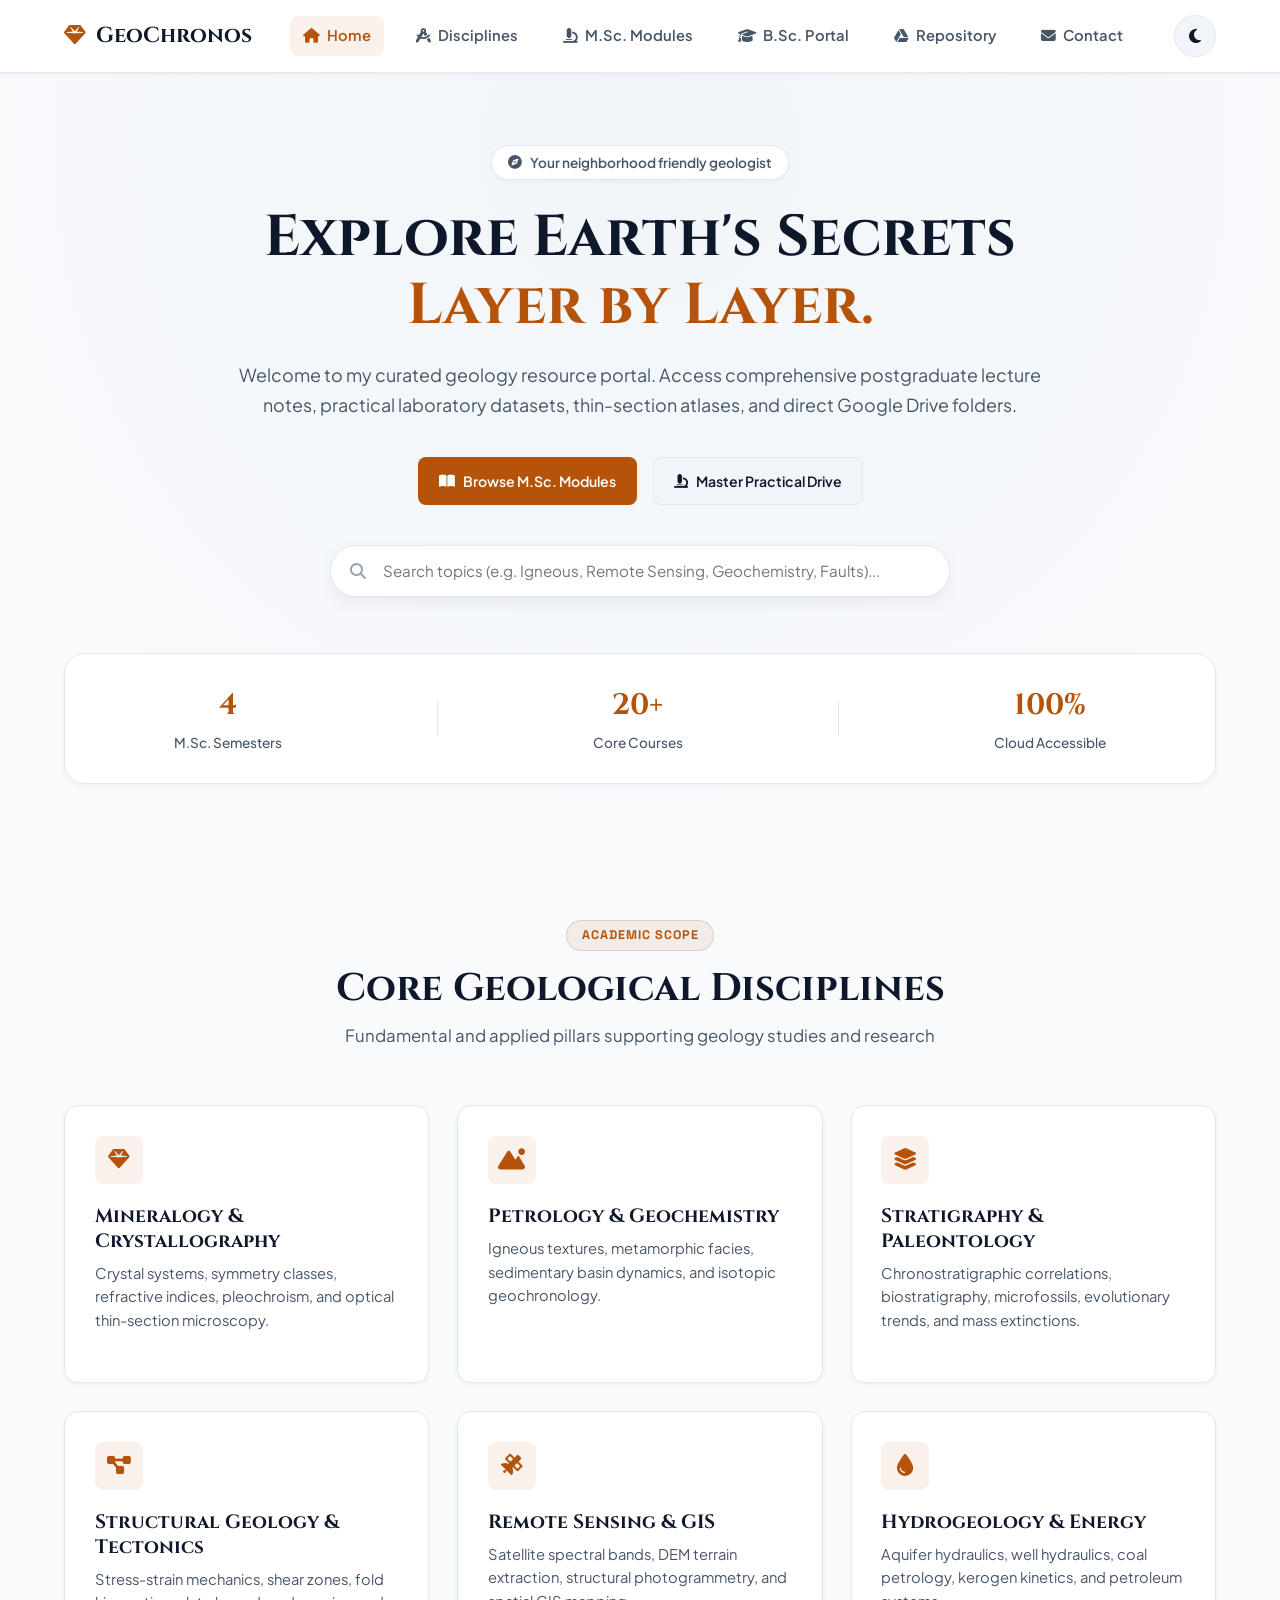
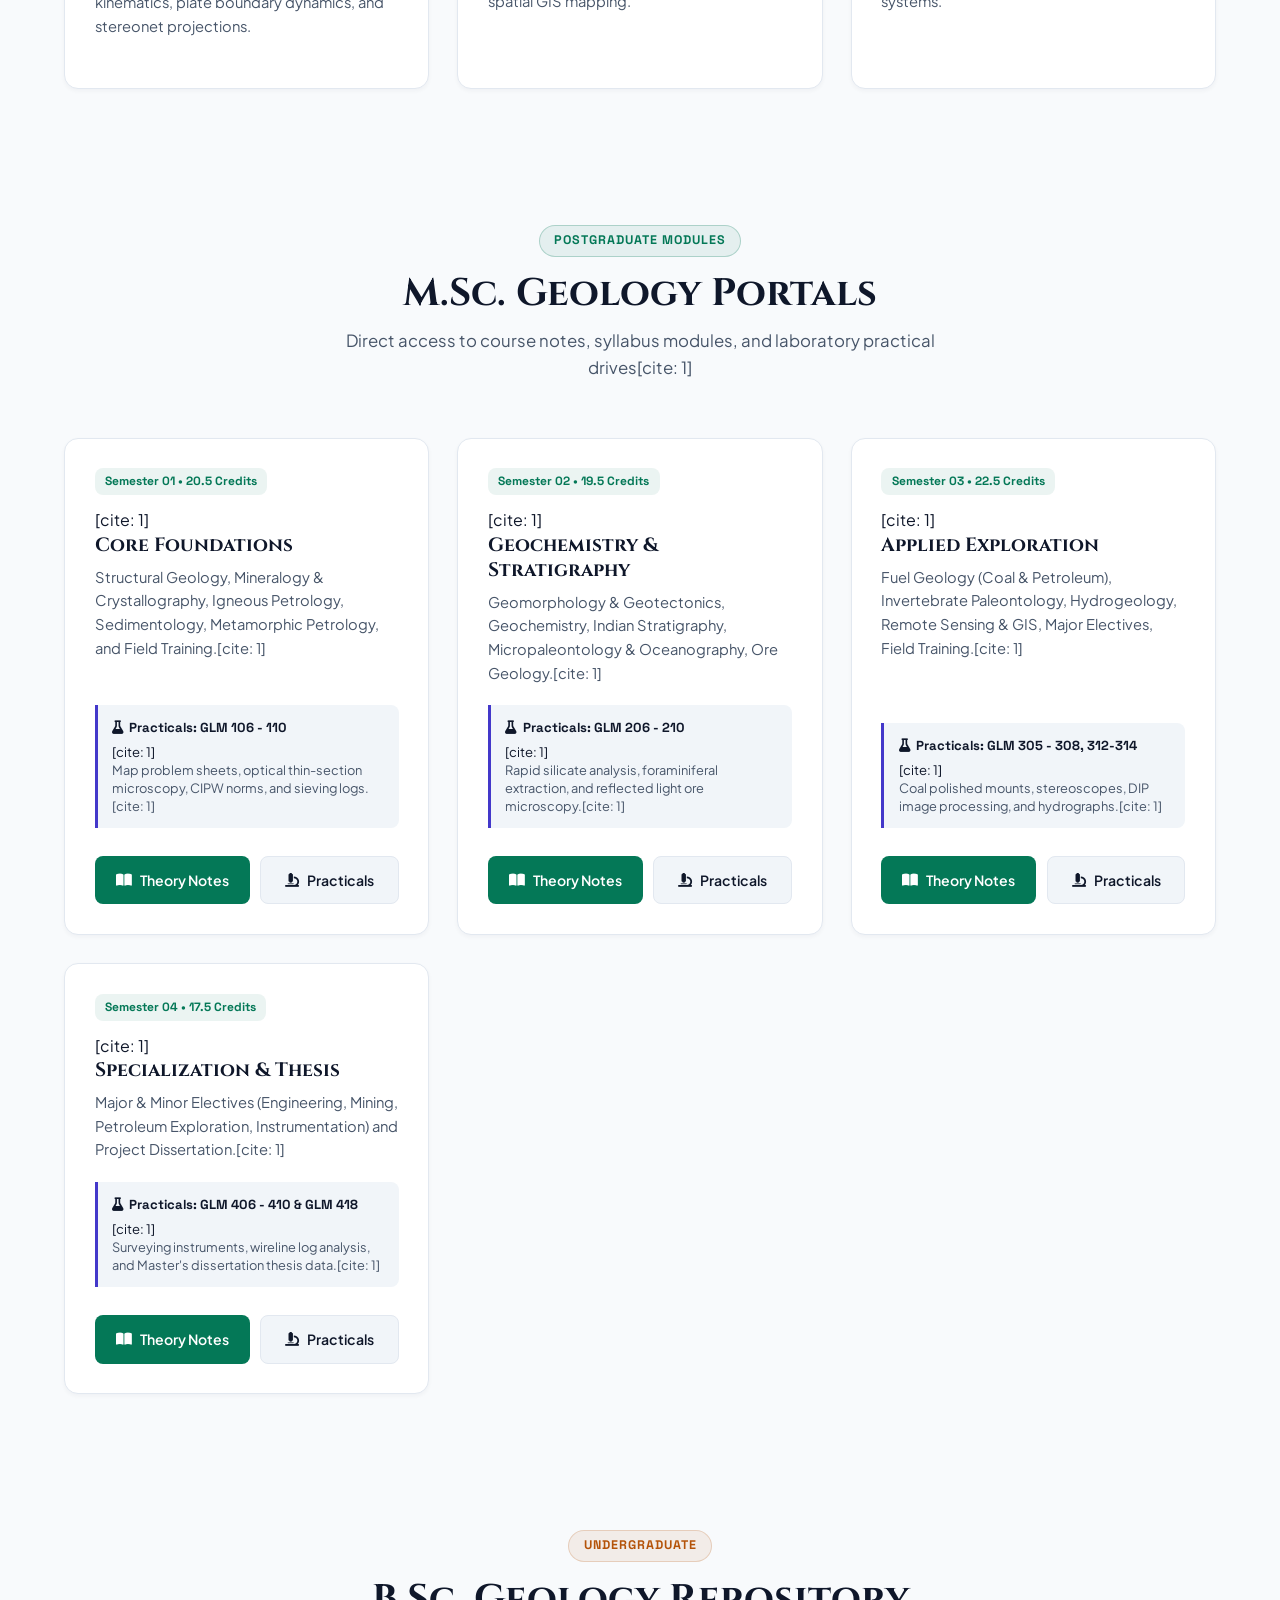
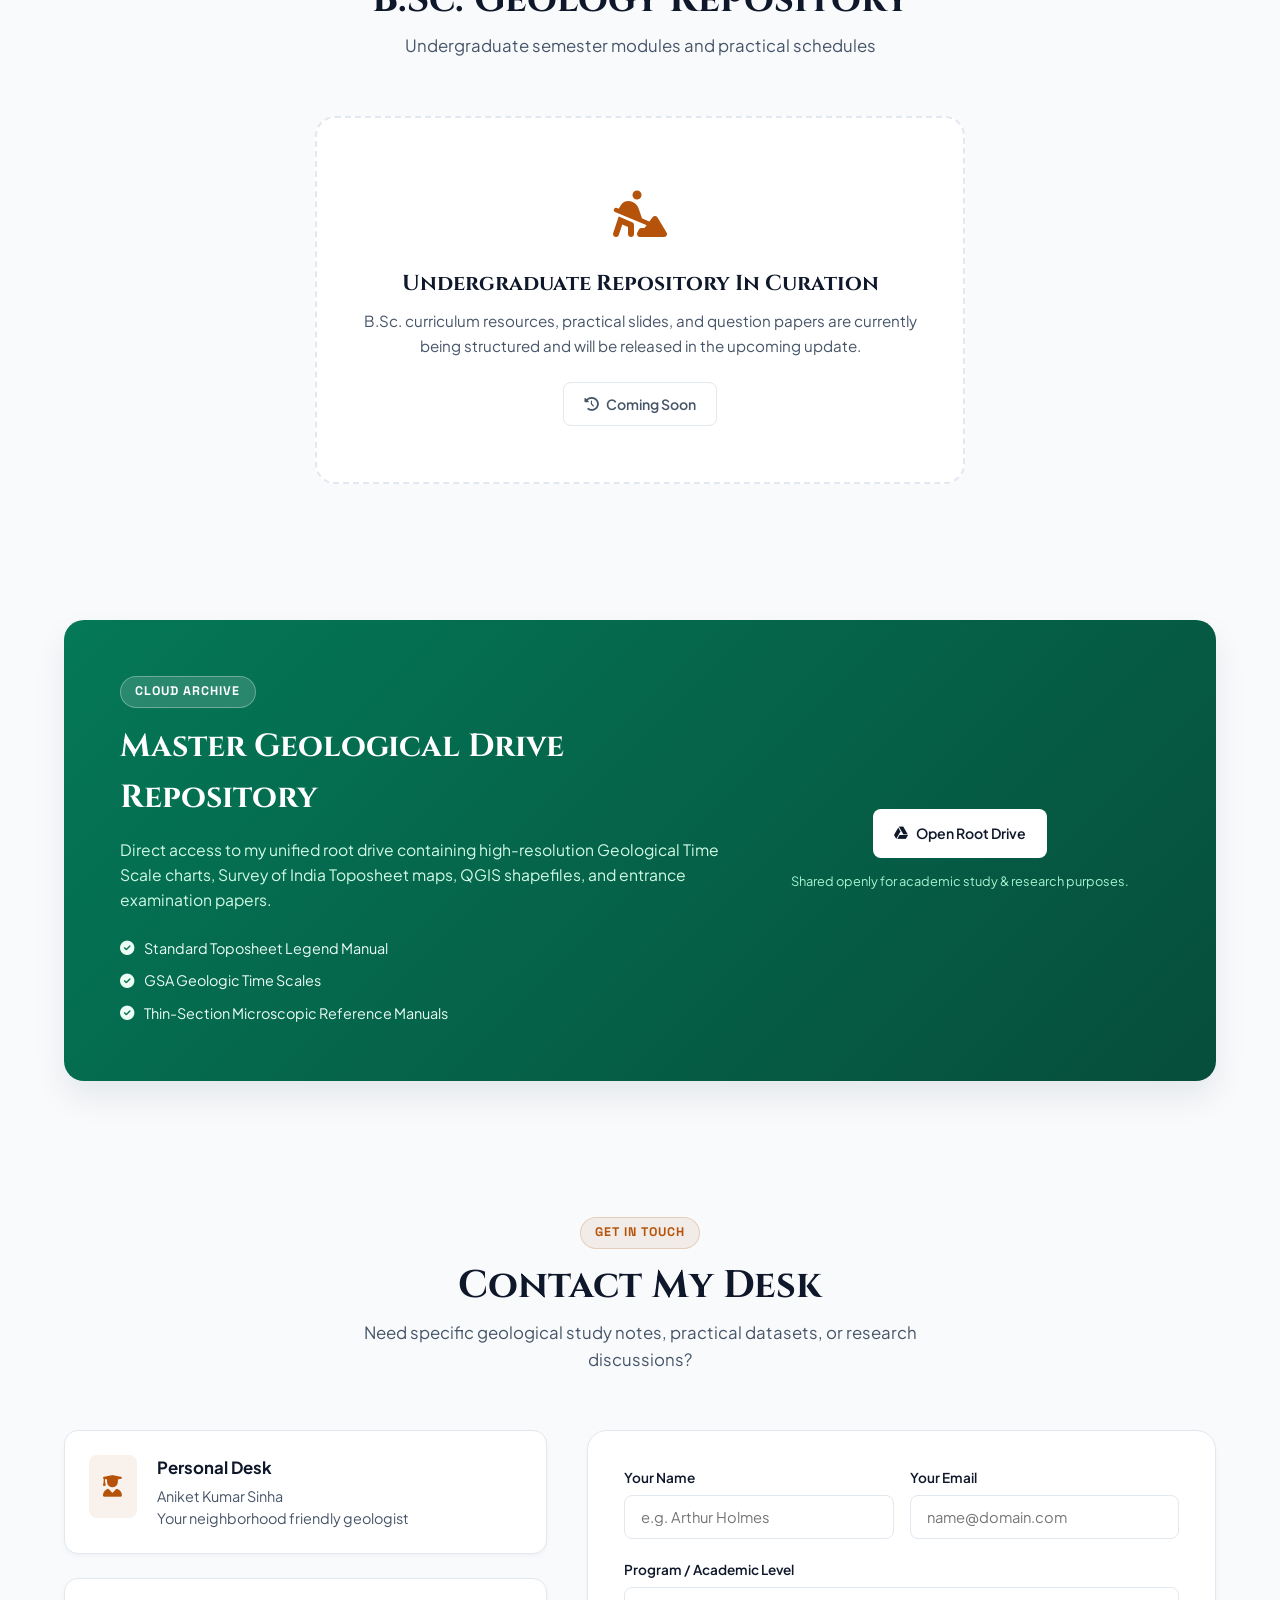
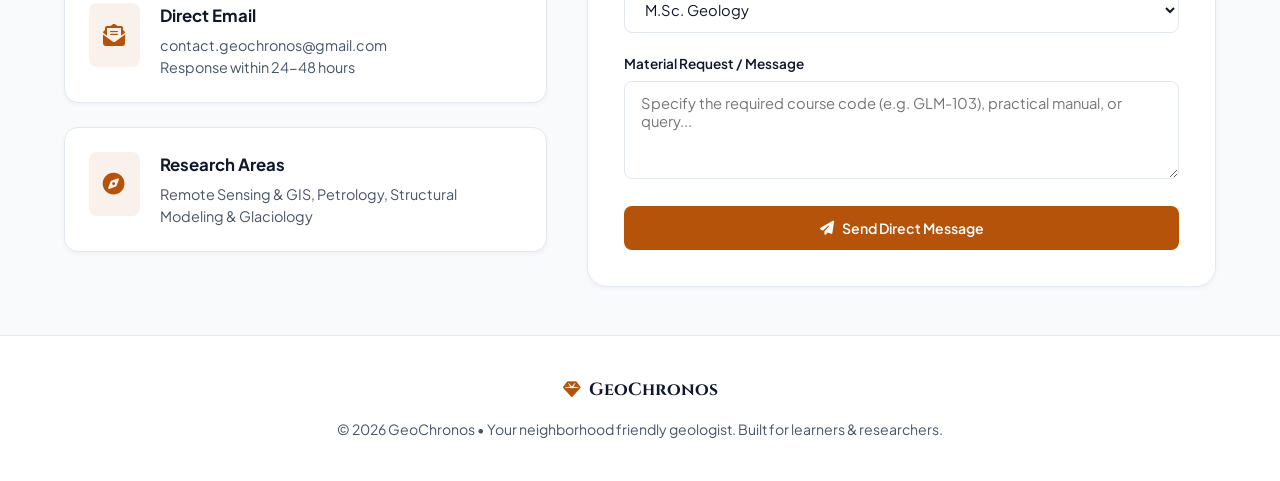
<file: index.html>
<!DOCTYPE html>
<html lang="en" data-theme="light">
<head>
  <meta charset="UTF-8" />
  <meta name="viewport" content="width=device-width, initial-scale=1.0, maximum-scale=1.0, user-scalable=no" />
  <title>GeoChronos | Your neighborhood friendly geologist</title>
  
  <link rel="preconnect" href="https://fonts.googleapis.com">
  <link rel="preconnect" href="https://fonts.gstatic.com" crossorigin>
  <link href="https://fonts.googleapis.com/css2?family=Cinzel:wght@600;700;800&family=Plus+Jakarta+Sans:wght@400;500;600;700&family=Space+Grotesk:wght@500;700&display=swap" rel="stylesheet">
  <link rel="stylesheet" href="https://cdnjs.cloudflare.com/ajax/libs/font-awesome/6.4.0/css/all.min.css" />
  <link rel="stylesheet" href="assets/css/style.css" />
</head>
<body>

  <!-- Top App / Web Header -->
  <header class="header" id="header">
    <nav class="nav container">
      <a href="index.html" class="nav__logo">
        <i class="fa-solid fa-gem"></i>
        <span>GeoChronos</span>
      </a>

      <div class="nav__menu" id="nav-menu">
        <ul class="nav__list">
          <li class="nav__item"><a href="index.html" class="nav__link active-link"><i class="fa-solid fa-house"></i> Home</a></li>
          <li class="nav__item"><a href="#disciplines" class="nav__link"><i class="fa-solid fa-compass-drafting"></i> Disciplines</a></li>
          <li class="nav__item"><a href="#msc-section" class="nav__link"><i class="fa-solid fa-microscope"></i> M.Sc. Modules</a></li>
          <li class="nav__item"><a href="#bsc-section" class="nav__link"><i class="fa-solid fa-graduation-cap"></i> B.Sc. Portal</a></li>
          <li class="nav__item"><a href="#repository" class="nav__link"><i class="fa-brands fa-google-drive"></i> Repository</a></li>
          <li class="nav__item"><a href="#contact" class="nav__link"><i class="fa-solid fa-envelope"></i> Contact</a></li>
        </ul>
      </div>

      <div class="nav__actions">
        <button class="theme-toggle" id="theme-toggle" aria-label="Toggle Theme">
          <i class="fa-solid fa-moon theme-icon" id="theme-icon"></i>
        </button>
      </div>
    </nav>
  </header>

  <main class="main">
    
    <!-- Hero Section -->
    <section class="hero section" id="home">
      <div class="hero__container container">
        <div class="hero__content">
          <div class="badge-pill">
            <i class="fa-solid fa-compass"></i> Your neighborhood friendly geologist
          </div>
          <h1 class="hero__title">
            Explore Earth's Secrets <span class="text-accent">Layer by Layer.</span>
          </h1>
          <p class="hero__description">
            Welcome to my curated geology resource portal. Access comprehensive postgraduate lecture notes, practical laboratory datasets, thin-section atlases, and direct Google Drive folders.
          </p>

          <div class="hero__buttons">
            <a href="#msc-section" class="btn btn--primary">
              <i class="fa-solid fa-book-open"></i> Browse M.Sc. Modules
            </a>
            <button class="btn btn--practical open-modal-btn"
              data-title="Master Practical Manuals Hub"
              data-drive-embed="https://drive.google.com/embeddedfolderview?id=1bDttA8Pwobdnz0tfQ2oduHc0cuXWLFca#grid"
              data-drive-direct="https://drive.google.com/drive/folders/1bDttA8Pwobdnz0tfQ2oduHc0cuXWLFca?usp=sharing">
              <i class="fa-solid fa-microscope"></i> Master Practical Drive
            </button>
          </div>

          <!-- Quick Live Filter -->
          <div class="search-wrapper">
            <i class="fa-solid fa-magnifying-glass search-icon"></i>
            <input 
              type="text" 
              id="course-search" 
              placeholder="Search topics (e.g. Igneous, Remote Sensing, Geochemistry, Faults)..." 
            />
          </div>
        </div>

        <!-- Academic Quick Stats Banner -->
        <div class="stats-card">
          <div class="stat-item">
            <span class="stat-number">4</span>
            <span class="stat-label">M.Sc. Semesters</span>
          </div>
          <div class="stat-divider"></div>
          <div class="stat-item">
            <span class="stat-number">20+</span>
            <span class="stat-label">Core Courses</span>
          </div>
          <div class="stat-divider"></div>
          <div class="stat-item">
            <span class="stat-number">100%</span>
            <span class="stat-label">Cloud Accessible</span>
          </div>
        </div>
      </div>
    </section>

    <!-- Core Geological Disciplines -->
    <section class="disciplines section" id="disciplines">
      <div class="container">
        <div class="section__header">
          <span class="section__badge">Academic Scope</span>
          <h2 class="section__title">Core Geological Disciplines</h2>
          <p class="section__subtitle">Fundamental and applied pillars supporting geology studies and research</p>
        </div>

        <div class="disciplines__grid">
          <div class="discipline-card">
            <div class="discipline-card__icon"><i class="fa-solid fa-gem"></i></div>
            <h3 class="card-title-head">Mineralogy & Crystallography</h3>
            <div class="card-body-content">
              <p>Crystal systems, symmetry classes, refractive indices, pleochroism, and optical thin-section microscopy.</p>
            </div>
          </div>

          <div class="discipline-card">
            <div class="discipline-card__icon"><i class="fa-solid fa-mountain-sun"></i></div>
            <h3 class="card-title-head">Petrology & Geochemistry</h3>
            <div class="card-body-content">
              <p>Igneous textures, metamorphic facies, sedimentary basin dynamics, and isotopic geochronology.</p>
            </div>
          </div>

          <div class="discipline-card">
            <div class="discipline-card__icon"><i class="fa-solid fa-layer-group"></i></div>
            <h3 class="card-title-head">Stratigraphy & Paleontology</h3>
            <div class="card-body-content">
              <p>Chronostratigraphic correlations, biostratigraphy, microfossils, evolutionary trends, and mass extinctions.</p>
            </div>
          </div>

          <div class="discipline-card">
            <div class="discipline-card__icon"><i class="fa-solid fa-diagram-project"></i></div>
            <h3 class="card-title-head">Structural Geology & Tectonics</h3>
            <div class="card-body-content">
              <p>Stress-strain mechanics, shear zones, fold kinematics, plate boundary dynamics, and stereonet projections.</p>
            </div>
          </div>

          <div class="discipline-card">
            <div class="discipline-card__icon"><i class="fa-solid fa-satellite"></i></div>
            <h3 class="card-title-head">Remote Sensing & GIS</h3>
            <div class="card-body-content">
              <p>Satellite spectral bands, DEM terrain extraction, structural photogrammetry, and spatial GIS mapping.</p>
            </div>
          </div>

          <div class="discipline-card">
            <div class="discipline-card__icon"><i class="fa-solid fa-droplet"></i></div>
            <h3 class="card-title-head">Hydrogeology & Energy</h3>
            <div class="card-body-content">
              <p>Aquifer hydraulics, well hydraulics, coal petrology, kerogen kinetics, and petroleum systems.</p>
            </div>
          </div>
        </div>
      </div>
    </section>

    <!-- M.Sc. Geology Semester Hub -->
    <section class="msc-section section" id="msc-section">
      <div class="container">
        <div class="section__header">
          <span class="section__badge section__badge--emerald">Postgraduate Modules</span>
          <h2 class="section__title">M.Sc. Geology Portals</h2>
          <p class="section__subtitle">Direct access to course notes, syllabus modules, and laboratory practical drives[cite: 1]</p>
        </div>

        <div class="sem-cards__grid">
          
          <!-- Semester 1 Card -->
          <div class="sem-card course-item" data-title="Semester 1 Structural Geology Mineralogy Petrology Sedimentology GLM 101 106 107 108 109 110 111">
            <span class="sem-tag">Semester 01 • 20.5 Credits</span>[cite: 1]
            <h3 class="card-title-head">Core Foundations</h3>
            <div class="card-body-content">
              <p>Structural Geology, Mineralogy & Crystallography, Igneous Petrology, Sedimentology, Metamorphic Petrology, and Field Training.[cite: 1]</p>
              <div class="practical-box">
                <strong><i class="fa-solid fa-flask"></i> Practicals: GLM 106 - 110</strong>[cite: 1]
                <p>Map problem sheets, optical thin-section microscopy, CIPW norms, and sieving logs.[cite: 1]</p>
              </div>
            </div>
            <div class="card-actions-row">
              <a href="msc-sem1.html" class="btn btn--emerald"><i class="fa-solid fa-book-open"></i> Theory Notes</a>
              <button class="btn btn--practical open-modal-btn"
                data-title="Semester 1 Practical Repository"
                data-drive-embed="https://drive.google.com/embeddedfolderview?id=1n5Ri8HfWtRZxZZU-yiSJsaCLTzu4HOZE#grid"
                data-drive-direct="https://drive.google.com/drive/folders/1n5Ri8HfWtRZxZZU-yiSJsaCLTzu4HOZE?usp=sharing">
                <i class="fa-solid fa-microscope"></i> Practicals
              </button>
            </div>
          </div>

          <!-- Semester 2 Card -->
          <div class="sem-card course-item" data-title="Semester 2 Geomorphology Geotectonics Geochemistry Stratigraphy Micropaleontology Ore GLM 201 206 207 208 209 210">
            <span class="sem-tag">Semester 02 • 19.5 Credits</span>[cite: 1]
            <h3 class="card-title-head">Geochemistry & Stratigraphy</h3>
            <div class="card-body-content">
              <p>Geomorphology & Geotectonics, Geochemistry, Indian Stratigraphy, Micropaleontology & Oceanography, Ore Geology.[cite: 1]</p>
              <div class="practical-box">
                <strong><i class="fa-solid fa-flask"></i> Practicals: GLM 206 - 210</strong>[cite: 1]
                <p>Rapid silicate analysis, foraminiferal extraction, and reflected light ore microscopy.[cite: 1]</p>
              </div>
            </div>
            <div class="card-actions-row">
              <a href="msc-sem2.html" class="btn btn--emerald"><i class="fa-solid fa-book-open"></i> Theory Notes</a>
              <button class="btn btn--practical open-modal-btn"
                data-title="Semester 2 Practical Repository"
                data-drive-embed="https://drive.google.com/embeddedfolderview?id=YOUR_SEM2_PRACTICALS_ID#grid"
                data-drive-direct="https://drive.google.com/drive/folders/YOUR_SEM2_PRACTICALS_ID?usp=sharing">
                <i class="fa-solid fa-microscope"></i> Practicals
              </button>
            </div>
          </div>

          <!-- Semester 3 Card -->
          <div class="sem-card course-item" data-title="Semester 3 Fuel Geology Paleontology Hydrogeology Remote Sensing GIS Mantle Basin Marine GLM 301 305 306 307 308">
            <span class="sem-tag">Semester 03 • 22.5 Credits</span>[cite: 1]
            <h3 class="card-title-head">Applied Exploration</h3>
            <div class="card-body-content">
              <p>Fuel Geology (Coal & Petroleum), Invertebrate Paleontology, Hydrogeology, Remote Sensing & GIS, Major Electives, Field Training.[cite: 1]</p>
              <div class="practical-box">
                <strong><i class="fa-solid fa-flask"></i> Practicals: GLM 305 - 308, 312-314</strong>[cite: 1]
                <p>Coal polished mounts, stereoscopes, DIP image processing, and hydrographs.[cite: 1]</p>
              </div>
            </div>
            <div class="card-actions-row">
              <a href="msc-sem3.html" class="btn btn--emerald"><i class="fa-solid fa-book-open"></i> Theory Notes</a>
              <button class="btn btn--practical open-modal-btn"
                data-title="Semester 3 Practical Repository"
                data-drive-embed="https://drive.google.com/embeddedfolderview?id=YOUR_SEM3_PRACTICALS_ID#grid"
                data-drive-direct="https://drive.google.com/drive/folders/YOUR_SEM3_PRACTICALS_ID?usp=sharing">
                <i class="fa-solid fa-microscope"></i> Practicals
              </button>
            </div>
          </div>

          <!-- Semester 4 Card -->
          <div class="sem-card course-item" data-title="Semester 4 Mining Engineering Petroleum Exploration Sequence Stratigraphy Dissertation GLM 401 406 407 408 409 410 418">
            <span class="sem-tag">Semester 04 • 17.5 Credits</span>[cite: 1]
            <h3 class="card-title-head">Specialization & Thesis</h3>
            <div class="card-body-content">
              <p>Major & Minor Electives (Engineering, Mining, Petroleum Exploration, Instrumentation) and Project Dissertation.[cite: 1]</p>
              <div class="practical-box">
                <strong><i class="fa-solid fa-flask"></i> Practicals: GLM 406 - 410 & GLM 418</strong>[cite: 1]
                <p>Surveying instruments, wireline log analysis, and Master's dissertation thesis data.[cite: 1]</p>
              </div>
            </div>
            <div class="card-actions-row">
              <a href="msc-sem4.html" class="btn btn--emerald"><i class="fa-solid fa-book-open"></i> Theory Notes</a>
              <button class="btn btn--practical open-modal-btn"
                data-title="Semester 4 Practical & Thesis Hub"
                data-drive-embed="https://drive.google.com/embeddedfolderview?id=YOUR_SEM4_PRACTICALS_ID#grid"
                data-drive-direct="https://drive.google.com/drive/folders/YOUR_SEM4_PRACTICALS_ID?usp=sharing">
                <i class="fa-solid fa-microscope"></i> Practicals
              </button>
            </div>
          </div>

        </div>
      </div>
    </section>

    <!-- B.Sc. Placeholder -->
    <section class="bsc-section section" id="bsc-section">
      <div class="container">
        <div class="section__header">
          <span class="section__badge">Undergraduate</span>
          <h2 class="section__title">B.Sc. Geology Repository</h2>
          <p class="section__subtitle">Undergraduate semester modules and practical schedules</p>
        </div>

        <div class="bsc-placeholder-card">
          <div class="bsc-placeholder__icon">
            <i class="fa-solid fa-person-digging"></i>
          </div>
          <h3>Undergraduate Repository In Curation</h3>
          <p>
            B.Sc. curriculum resources, practical slides, and question papers are currently being structured and will be released in the upcoming update.
          </p>
          <button class="btn btn--outline" disabled>
            <i class="fa-solid fa-clock-rotate-left"></i> Coming Soon
          </button>
        </div>
      </div>
    </section>

    <!-- Master Drive Cloud Hub -->
    <section class="repository section" id="repository">
      <div class="container">
        <div class="repo-banner">
          <div class="repo-banner__info">
            <span class="section__badge" style="color: #ffffff; border-color: rgba(255,255,255,0.3); background: rgba(255,255,255,0.15);">Cloud Archive</span>
            <h2>Master Geological Drive Repository</h2>
            <p>
              Direct access to my unified root drive containing high-resolution Geological Time Scale charts, Survey of India Toposheet maps, QGIS shapefiles, and entrance examination papers.
            </p>
            <div class="repo-features">
              <div class="feature-item"><i class="fa-solid fa-circle-check"></i> Standard Toposheet Legend Manual</div>
              <div class="feature-item"><i class="fa-solid fa-circle-check"></i> GSA Geologic Time Scales</div>
              <div class="feature-item"><i class="fa-solid fa-circle-check"></i> Thin-Section Microscopic Reference Manuals</div>
            </div>
          </div>

          <div class="repo-banner__cta">
            <a 
              href="https://drive.google.com/drive/folders/YOUR_MASTER_DRIVE_FOLDER_ID?usp=sharing" 
              target="_blank" 
              rel="noopener noreferrer" 
              class="btn btn--white">
              <i class="fa-brands fa-google-drive"></i> Open Root Drive
            </a>
            <span class="notice-text">Shared openly for academic study & research purposes.</span>
          </div>
        </div>
      </div>
    </section>

    <!-- Personal Contact Section -->
    <section class="contact section" id="contact">
      <div class="container">
        <div class="section__header">
          <span class="section__badge">Get In Touch</span>
          <h2 class="section__title">Contact My Desk</h2>
          <p class="section__subtitle">Need specific geological study notes, practical datasets, or research discussions?</p>
        </div>

        <div class="contact__wrapper">
          <!-- Information Column -->
          <div class="contact__details">
            <div class="contact-info-card">
              <div class="contact-info-card__icon"><i class="fa-solid fa-user-graduate"></i></div>
              <div>
                <h4>Personal Desk</h4>
                <p>Aniket Kumar Sinha<br>Your neighborhood friendly geologist</p>
              </div>
            </div>

            <div class="contact-info-card">
              <div class="contact-info-card__icon"><i class="fa-solid fa-envelope-open-text"></i></div>
              <div>
                <h4>Direct Email</h4>
                <p>contact.geochronos@gmail.com<br>Response within 24-48 hours</p>
              </div>
            </div>

            <div class="contact-info-card">
              <div class="contact-info-card__icon"><i class="fa-solid fa-compass"></i></div>
              <div>
                <h4>Research Areas</h4>
                <p>Remote Sensing & GIS, Petrology, Structural Modeling & Glaciology</p>
              </div>
            </div>
          </div>

          <!-- Contact Form -->
          <form class="contact__form" id="contact-form">
            <div class="form-row">
              <div class="form-group">
                <label for="name">Your Name</label>
                <input type="text" id="name" required placeholder="e.g. Arthur Holmes" />
              </div>
              <div class="form-group">
                <label for="email">Your Email</label>
                <input type="email" id="email" required placeholder="name@domain.com" />
              </div>
            </div>

            <div class="form-group">
              <label for="program">Program / Academic Level</label>
              <select id="program" required>
                <option value="msc">M.Sc. Geology</option>
                <option value="bsc">B.Sc. Geology</option>
                <option value="phd">Ph.D. / Research Scholar</option>
                <option value="other">Geology Enthusiast</option>
              </select>
            </div>

            <div class="form-group">
              <label for="message">Material Request / Message</label>
              <textarea id="message" rows="4" required placeholder="Specify the required course code (e.g. GLM-103), practical manual, or query..."></textarea>
            </div>

            <button type="submit" class="btn btn--primary btn--full">
              <i class="fa-solid fa-paper-plane"></i> Send Direct Message
            </button>
          </form>
        </div>
      </div>
    </section>

  </main>

  <!-- Google Drive Modal -->
  <div class="drive-modal" id="drive-modal">
    <div class="drive-modal__overlay" id="modal-overlay"></div>
    <div class="drive-modal__box">
      <div class="drive-modal__header">
        <div class="drive-modal__title-group">
          <i class="fa-brands fa-google-drive modal-icon"></i>
          <h3 id="modal-title">Drive Explorer</h3>
        </div>
        <button class="drive-modal__close" id="modal-close-btn"><i class="fa-solid fa-xmark"></i></button>
      </div>
      <div class="drive-modal__body">
        <div class="drive-modal__loader" id="modal-loader">
          <i class="fa-solid fa-circle-notch fa-spin"></i>
          <p>Connecting to Google Drive Repository...</p>
        </div>
        <iframe id="drive-frame" src="" title="Drive Preview"></iframe>
      </div>
      <div class="drive-modal__footer">
        <span style="font-size:0.8rem; color:var(--text-dim);">GeoChronos Cloud Server</span>
        <a id="modal-direct-link" href="#" target="_blank" rel="noopener noreferrer" class="btn btn--primary" style="padding: 0.4rem 1rem; font-size: 0.82rem;">
          <i class="fa-solid fa-arrow-up-right-from-square"></i> Open in New Tab
        </a>
      </div>
    </div>
  </div>

  <!-- Mobile Bottom Navigation -->
  <nav class="mobile-app-nav">
    <a href="#home" class="app-nav-item active"><i class="fa-solid fa-house"></i><span>Home</span></a>
    <a href="#disciplines" class="app-nav-item"><i class="fa-solid fa-compass-drafting"></i><span>Disciplines</span></a>
    <a href="#msc-section" class="app-nav-item"><i class="fa-solid fa-microscope"></i><span>M.Sc.</span></a>
    <a href="#repository" class="app-nav-item"><i class="fa-brands fa-google-drive"></i><span>Drive</span></a>
    <a href="#contact" class="app-nav-item"><i class="fa-solid fa-envelope"></i><span>Contact</span></a>
  </nav>

  <!-- Footer -->
  <footer class="footer">
    <div class="container footer__content">
      <div class="footer__brand">
        <i class="fa-solid fa-gem"></i> <span>GeoChronos</span>
      </div>
      <p>&copy; 2026 GeoChronos • Your neighborhood friendly geologist. Built for learners & researchers.</p>
    </div>
  </footer>

  <script src="assets/js/main.js"></script>
</body>
</html>
</file>
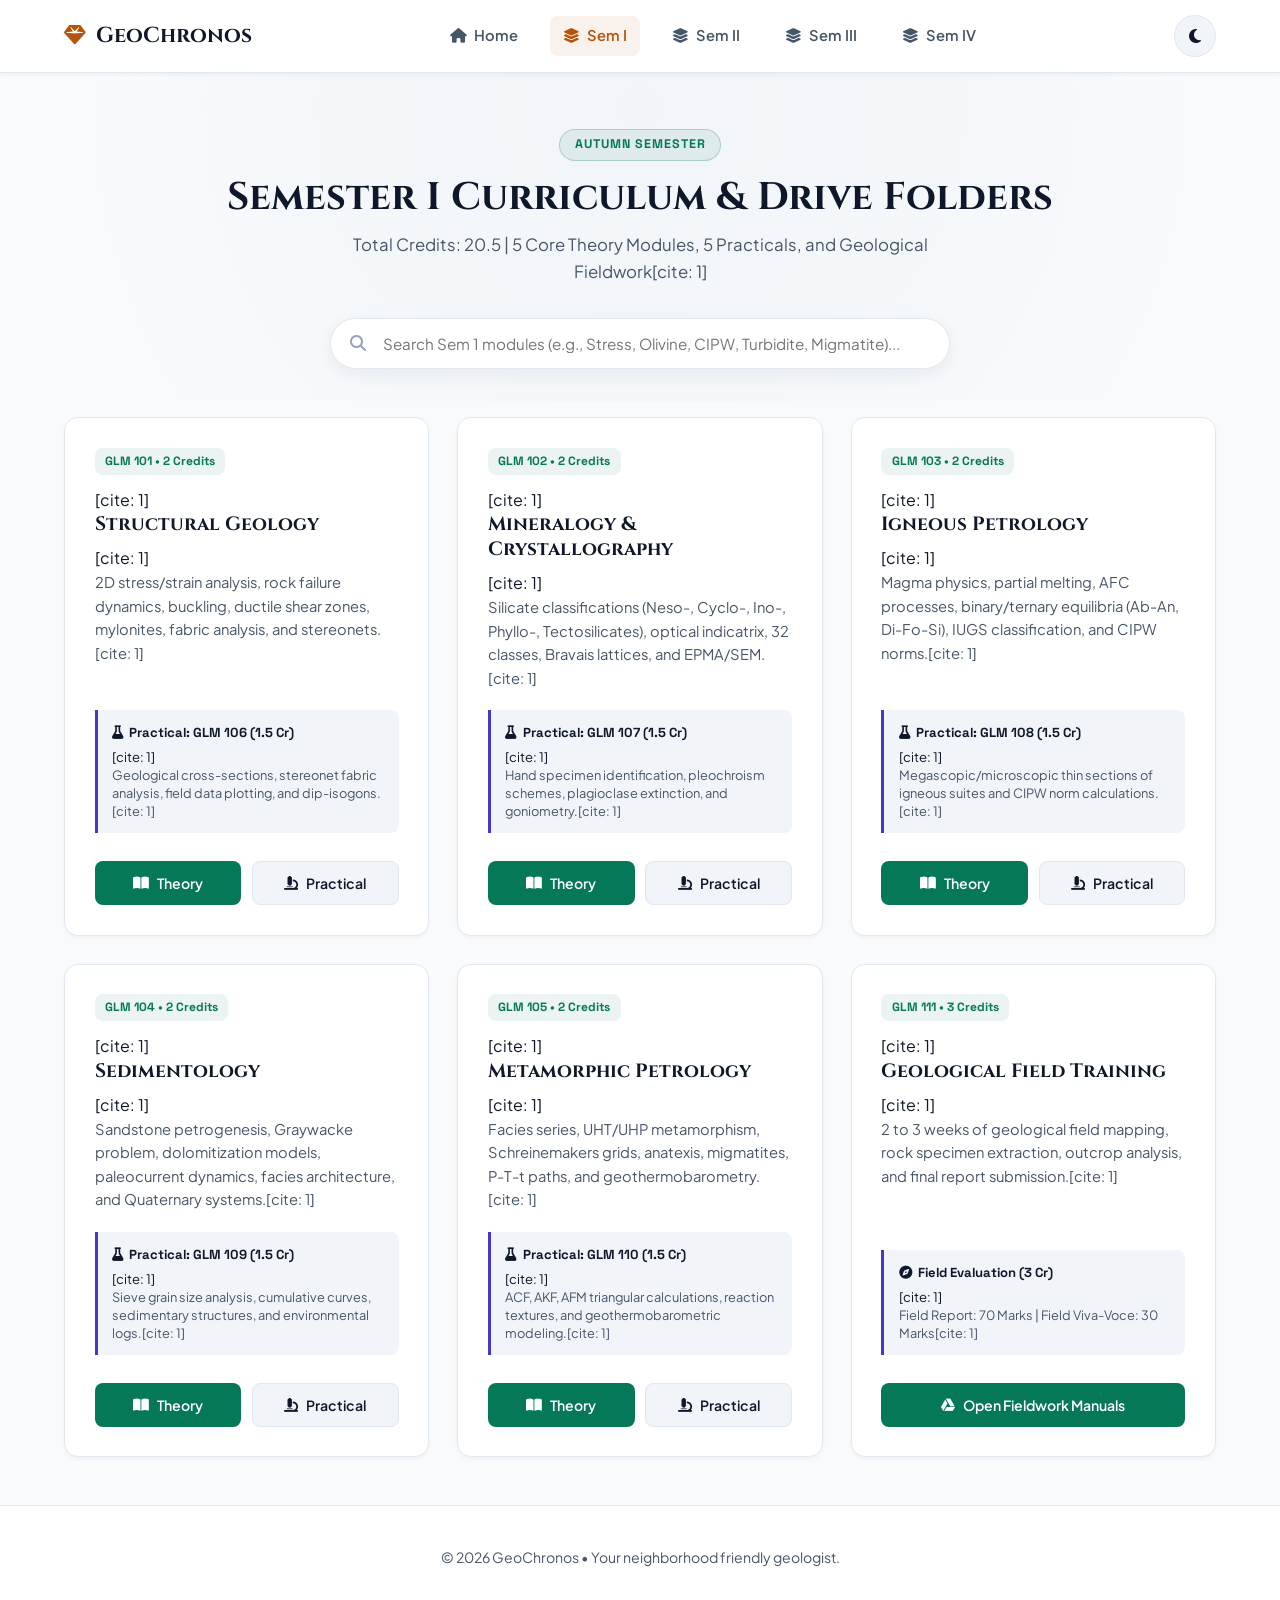
<file: msc-sem1.html>
<!DOCTYPE html>
<html lang="en" data-theme="light">
<head>
  <meta charset="UTF-8" />
  <meta name="viewport" content="width=device-width, initial-scale=1.0, maximum-scale=1.0, user-scalable=no" />
  <title>Semester I | GeoChronos</title>
  
  <link rel="preconnect" href="https://fonts.googleapis.com">
  <link rel="preconnect" href="https://fonts.gstatic.com" crossorigin>
  <link href="https://fonts.googleapis.com/css2?family=Cinzel:wght@600;700;800&family=Plus+Jakarta+Sans:wght@400;500;600;700&family=Space+Grotesk:wght@500;700&display=swap" rel="stylesheet">
  <link rel="stylesheet" href="https://cdnjs.cloudflare.com/ajax/libs/font-awesome/6.4.0/css/all.min.css" />
  <link rel="stylesheet" href="assets/css/style.css" />
</head>
<body>

  <header class="header" id="header">
    <nav class="nav container">
      <a href="index.html" class="nav__logo"><i class="fa-solid fa-gem"></i> <span>GeoChronos</span></a>
      <div class="nav__menu" id="nav-menu">
        <ul class="nav__list">
          <li class="nav__item"><a href="index.html" class="nav__link"><i class="fa-solid fa-house"></i> Home</a></li>
          <li class="nav__item"><a href="msc-sem1.html" class="nav__link active-link"><i class="fa-solid fa-layer-group"></i> Sem I</a></li>
          <li class="nav__item"><a href="msc-sem2.html" class="nav__link"><i class="fa-solid fa-layer-group"></i> Sem II</a></li>
          <li class="nav__item"><a href="msc-sem3.html" class="nav__link"><i class="fa-solid fa-layer-group"></i> Sem III</a></li>
          <li class="nav__item"><a href="msc-sem4.html" class="nav__link"><i class="fa-solid fa-layer-group"></i> Sem IV</a></li>
        </ul>
      </div>
      <div class="nav__actions">
        <button class="theme-toggle" id="theme-toggle" aria-label="Toggle Theme"><i class="fa-solid fa-moon theme-icon" id="theme-icon"></i></button>
      </div>
    </nav>
  </header>

  <main class="main">
    <section class="page-banner section" style="padding-bottom: 2rem;">
      <div class="container">
        <span class="section__badge section__badge--emerald">Autumn Semester</span>
        <h1 class="section__title">Semester I Curriculum & Drive Folders</h1>
        <p class="section__subtitle">Total Credits: 20.5 | 5 Core Theory Modules, 5 Practicals, and Geological Fieldwork[cite: 1]</p>

        <div class="search-wrapper" style="margin-top: 2rem;">
          <i class="fa-solid fa-magnifying-glass search-icon"></i>
          <input type="text" id="course-search" placeholder="Search Sem 1 modules (e.g., Stress, Olivine, CIPW, Turbidite, Migmatite)..." />
        </div>
      </div>
    </section>

    <section class="section" style="padding-top: 1rem;">
      <div class="container">
        <div class="disciplines__grid">

          <!-- GLM 101 -->
          <div class="discipline-card course-item" data-title="GLM 101 GLM 106 Structural Geology Stress Strain Folding Faults">
            <span class="sem-tag">GLM 101 • 2 Credits</span>[cite: 1]
            <h3 class="card-title-head">Structural Geology</h3>[cite: 1]
            <div class="card-body-content">
              <p>2D stress/strain analysis, rock failure dynamics, buckling, ductile shear zones, mylonites, fabric analysis, and stereonets.[cite: 1]</p>
              <div class="practical-box">
                <strong><i class="fa-solid fa-flask"></i> Practical: GLM 106 (1.5 Cr)</strong>[cite: 1]
                <p>Geological cross-sections, stereonet fabric analysis, field data plotting, and dip-isogons.[cite: 1]</p>
              </div>
            </div>
            <div class="card-actions-row">
              <button class="btn btn--emerald open-modal-btn"
                data-title="GLM 101: Structural Geology (Theory)"
                data-drive-embed="https://drive.google.com/embeddedfolderview?id=YOUR_SEM1_GLM101_THEORY_ID#grid"
                data-drive-direct="https://drive.google.com/drive/folders/YOUR_SEM1_GLM101_THEORY_ID?usp=sharing">
                <i class="fa-solid fa-book-open"></i> Theory
              </button>
              <button class="btn btn--practical open-modal-btn"
                data-title="GLM 106: Structural Geology (Practical)"
                data-drive-embed="https://drive.google.com/embeddedfolderview?id=YOUR_SEM1_GLM106_PRAC_ID#grid"
                data-drive-direct="https://drive.google.com/drive/folders/YOUR_SEM1_GLM106_PRAC_ID?usp=sharing">
                <i class="fa-solid fa-microscope"></i> Practical
              </button>
            </div>
          </div>

          <!-- GLM 102 -->
          <div class="discipline-card course-item" data-title="GLM 102 GLM 107 Mineralogy Optical Crystallography Silicates">
            <span class="sem-tag">GLM 102 • 2 Credits</span>[cite: 1]
            <h3 class="card-title-head">Mineralogy & Crystallography</h3>[cite: 1]
            <div class="card-body-content">
              <p>Silicate classifications (Neso-, Cyclo-, Ino-, Phyllo-, Tectosilicates), optical indicatrix, 32 classes, Bravais lattices, and EPMA/SEM.[cite: 1]</p>
              <div class="practical-box">
                <strong><i class="fa-solid fa-flask"></i> Practical: GLM 107 (1.5 Cr)</strong>[cite: 1]
                <p>Hand specimen identification, pleochroism schemes, plagioclase extinction, and goniometry.[cite: 1]</p>
              </div>
            </div>
            <div class="card-actions-row">
              <button class="btn btn--emerald open-modal-btn"
                data-title="GLM 102: Mineralogy (Theory)"
                data-drive-embed="https://drive.google.com/embeddedfolderview?id=YOUR_SEM1_GLM102_THEORY_ID#grid"
                data-drive-direct="https://drive.google.com/drive/folders/YOUR_SEM1_GLM102_THEORY_ID?usp=sharing">
                <i class="fa-solid fa-book-open"></i> Theory
              </button>
              <button class="btn btn--practical open-modal-btn"
                data-title="GLM 107: Mineralogy (Practical)"
                data-drive-embed="https://drive.google.com/embeddedfolderview?id=1vz9xfYypnh1wiVL7Bt43AK7QuE5zaM20#grid"
                data-drive-direct="https://drive.google.com/drive/folders/1vz9xfYypnh1wiVL7Bt43AK7QuE5zaM20?usp=sharing">
                <i class="fa-solid fa-microscope"></i> Practical
              </button>
            </div>
          </div>

          <!-- GLM 103 -->
          <div class="discipline-card course-item" data-title="GLM 103 GLM 108 Igneous Petrology Magma CIPW Norm Phase Equilibria">
            <span class="sem-tag">GLM 103 • 2 Credits</span>[cite: 1]
            <h3 class="card-title-head">Igneous Petrology</h3>[cite: 1]
            <div class="card-body-content">
              <p>Magma physics, partial melting, AFC processes, binary/ternary equilibria (Ab-An, Di-Fo-Si), IUGS classification, and CIPW norms.[cite: 1]</p>
              <div class="practical-box">
                <strong><i class="fa-solid fa-flask"></i> Practical: GLM 108 (1.5 Cr)</strong>[cite: 1]
                <p>Megascopic/microscopic thin sections of igneous suites and CIPW norm calculations.[cite: 1]</p>
              </div>
            </div>
            <div class="card-actions-row">
              <button class="btn btn--emerald open-modal-btn"
                data-title="GLM 103: Igneous Petrology (Theory)"
                data-drive-embed="https://drive.google.com/embeddedfolderview?id=YOUR_SEM1_GLM103_THEORY_ID#grid"
                data-drive-direct="https://drive.google.com/drive/folders/YOUR_SEM1_GLM103_THEORY_ID?usp=sharing">
                <i class="fa-solid fa-book-open"></i> Theory
              </button>
              <button class="btn btn--practical open-modal-btn"
                data-title="GLM 108: Igneous Petrology (Practical)"
                data-drive-embed="https://drive.google.com/embeddedfolderview?id=1YBjbx6fHV02qEjS2c6jNOO4QxIjVHYho#grid"
                data-drive-direct="https://drive.google.com/drive/folders/1YBjbx6fHV02qEjS2c6jNOO4QxIjVHYho?usp=sharing">
                <i class="fa-solid fa-microscope"></i> Practical
              </button>
            </div>
          </div>

          <!-- GLM 104 -->
          <div class="discipline-card course-item" data-title="GLM 104 GLM 109 Sedimentology Sandstone Diagenesis Paleocurrent Facies">
            <span class="sem-tag">GLM 104 • 2 Credits</span>[cite: 1]
            <h3 class="card-title-head">Sedimentology</h3>[cite: 1]
            <div class="card-body-content">
              <p>Sandstone petrogenesis, Graywacke problem, dolomitization models, paleocurrent dynamics, facies architecture, and Quaternary systems.[cite: 1]</p>
              <div class="practical-box">
                <strong><i class="fa-solid fa-flask"></i> Practical: GLM 109 (1.5 Cr)</strong>[cite: 1]
                <p>Sieve grain size analysis, cumulative curves, sedimentary structures, and environmental logs.[cite: 1]</p>
              </div>
            </div>
            <div class="card-actions-row">
              <button class="btn btn--emerald open-modal-btn"
                data-title="GLM 104: Sedimentology (Theory)"
                data-drive-embed="https://drive.google.com/embeddedfolderview?id=YOUR_SEM1_GLM104_THEORY_ID#grid"
                data-drive-direct="https://drive.google.com/drive/folders/YOUR_SEM1_GLM104_THEORY_ID?usp=sharing">
                <i class="fa-solid fa-book-open"></i> Theory
              </button>
              <button class="btn btn--practical open-modal-btn"
                data-title="GLM 109: Sedimentology (Practical)"
                data-drive-embed="https://drive.google.com/embeddedfolderview?id=1-5htfOgFZKWZuTM62bFM9bVBIGnpW9L4#grid"
                data-drive-direct="https://drive.google.com/drive/folders/1-5htfOgFZKWZuTM62bFM9bVBIGnpW9L4?usp=sharing">
                <i class="fa-solid fa-microscope"></i> Practical
              </button>
            </div>
          </div>

          <!-- GLM 105 -->
          <div class="discipline-card course-item" data-title="GLM 105 GLM 110 Metamorphic Petrology Thermodynamics Facies Anatexis">
            <span class="sem-tag">GLM 105 • 2 Credits</span>[cite: 1]
            <h3 class="card-title-head">Metamorphic Petrology</h3>[cite: 1]
            <div class="card-body-content">
              <p>Facies series, UHT/UHP metamorphism, Schreinemakers grids, anatexis, migmatites, P-T-t paths, and geothermobarometry.[cite: 1]</p>
              <div class="practical-box">
                <strong><i class="fa-solid fa-flask"></i> Practical: GLM 110 (1.5 Cr)</strong>[cite: 1]
                <p>ACF, AKF, AFM triangular calculations, reaction textures, and geothermobarometric modeling.[cite: 1]</p>
              </div>
            </div>
            <div class="card-actions-row">
              <button class="btn btn--emerald open-modal-btn"
                data-title="GLM 105: Metamorphic Petrology (Theory)"
                data-drive-embed="https://drive.google.com/embeddedfolderview?id=YOUR_SEM1_GLM105_THEORY_ID#grid"
                data-drive-direct="https://drive.google.com/drive/folders/YOUR_SEM1_GLM105_THEORY_ID?usp=sharing">
                <i class="fa-solid fa-book-open"></i> Theory
              </button>
              <button class="btn btn--practical open-modal-btn"
                data-title="GLM 110: Metamorphic Petrology (Practical)"
                data-drive-embed="https://drive.google.com/embeddedfolderview?id=1lH7GZALDIEwG4LpxwQGAOenEwQeOlcfX#grid"
                data-drive-direct="https://drive.google.com/drive/folders/1lH7GZALDIEwG4LpxwQGAOenEwQeOlcfX?usp=sharing">
                <i class="fa-solid fa-microscope"></i> Practical
              </button>
            </div>
          </div>

          <!-- GLM 111 -->
          <div class="discipline-card course-item" data-title="GLM 111 Geological Field Training Fieldwork Mapping">
            <span class="sem-tag">GLM 111 • 3 Credits</span>[cite: 1]
            <h3 class="card-title-head">Geological Field Training</h3>[cite: 1]
            <div class="card-body-content">
              <p>2 to 3 weeks of geological field mapping, rock specimen extraction, outcrop analysis, and final report submission.[cite: 1]</p>
              <div class="practical-box">
                <strong><i class="fa-solid fa-compass"></i> Field Evaluation (3 Cr)</strong>[cite: 1]
                <p>Field Report: 70 Marks | Field Viva-Voce: 30 Marks[cite: 1]</p>
              </div>
            </div>
            <div class="card-actions-single">
              <button class="btn btn--emerald btn--full open-modal-btn"
                data-title="GLM 111: Fieldwork Guidelines & Maps Hub"
                data-drive-embed="https://drive.google.com/embeddedfolderview?id=YOUR_SEM1_GLM111_ID#grid"
                data-drive-direct="https://drive.google.com/drive/folders/YOUR_SEM1_GLM111_ID?usp=sharing">
                <i class="fa-brands fa-google-drive"></i> Open Fieldwork Manuals
              </button>
            </div>
          </div>

        </div>
      </div>
    </section>
  </main>

  <div class="drive-modal" id="drive-modal">
    <div class="drive-modal__overlay" id="modal-overlay"></div>
    <div class="drive-modal__box">
      <div class="drive-modal__header">
        <div class="drive-modal__title-group"><i class="fa-brands fa-google-drive modal-icon"></i><h3 id="modal-title">Drive Explorer</h3></div>
        <button class="drive-modal__close" id="modal-close-btn"><i class="fa-solid fa-xmark"></i></button>
      </div>
      <div class="drive-modal__body">
        <div class="drive-modal__loader" id="modal-loader"><i class="fa-solid fa-circle-notch fa-spin"></i><p>Connecting to Google Drive...</p></div>
        <iframe id="drive-frame" src="" title="Drive Preview"></iframe>
      </div>
      <div class="drive-modal__footer">
        <span style="font-size:0.8rem; color:var(--text-dim);">GeoChronos Cloud Server</span>
        <a id="modal-direct-link" href="#" target="_blank" rel="noopener noreferrer" class="btn btn--primary" style="padding: 0.4rem 1rem; font-size: 0.82rem;">
          <i class="fa-solid fa-arrow-up-right-from-square"></i> Open in New Tab
        </a>
      </div>
    </div>
  </div>

  <nav class="mobile-app-nav">
    <a href="index.html" class="app-nav-item"><i class="fa-solid fa-house"></i><span>Home</span></a>
    <a href="msc-sem1.html" class="app-nav-item active"><i class="fa-solid fa-1"></i><span>Sem 1</span></a>
    <a href="msc-sem2.html" class="app-nav-item"><i class="fa-solid fa-2"></i><span>Sem 2</span></a>
    <a href="msc-sem3.html" class="app-nav-item"><i class="fa-solid fa-3"></i><span>Sem 3</span></a>
    <a href="msc-sem4.html" class="app-nav-item"><i class="fa-solid fa-4"></i><span>Sem 4</span></a>
  </nav>

  <footer class="footer"><div class="container"><p>&copy; 2026 GeoChronos • Your neighborhood friendly geologist.</p></div></footer>
  <script src="assets/js/main.js"></script>
</body>
</html>
</file>
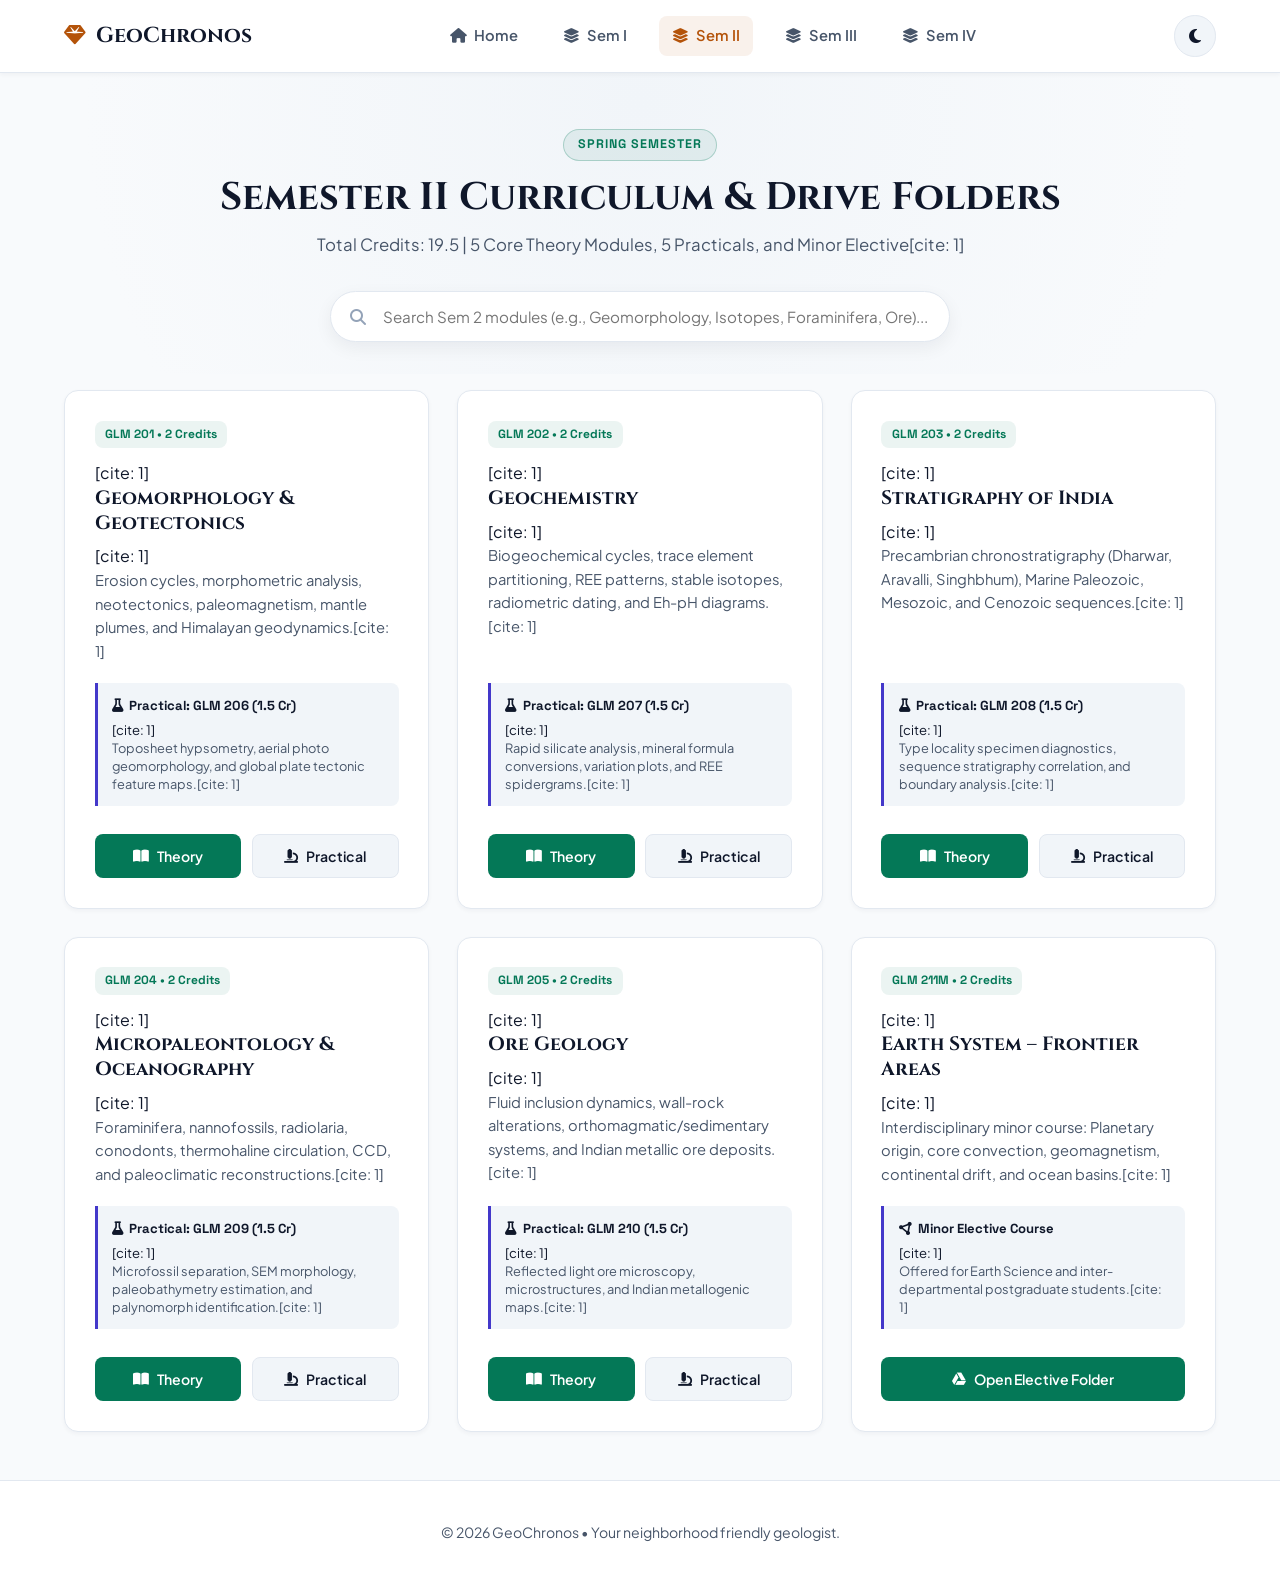
<file: msc-sem2.html>
<!DOCTYPE html>
<html lang="en" data-theme="light">
<head>
  <meta charset="UTF-8" />
  <meta name="viewport" content="width=device-width, initial-scale=1.0, maximum-scale=1.0, user-scalable=no" />
  <title>Semester II | GeoChronos</title>
  
  <link rel="preconnect" href="https://fonts.googleapis.com">
  <link rel="preconnect" href="https://fonts.gstatic.com" crossorigin>
  <link href="https://fonts.googleapis.com/css2?family=Cinzel:wght@600;700;800&family=Plus+Jakarta+Sans:wght@400;500;600;700&family=Space+Grotesk:wght@500;700&display=swap" rel="stylesheet">
  <link rel="stylesheet" href="https://cdnjs.cloudflare.com/ajax/libs/font-awesome/6.4.0/css/all.min.css" />
  <link rel="stylesheet" href="assets/css/style.css" />
</head>
<body>

  <header class="header" id="header">
    <nav class="nav container">
      <a href="index.html" class="nav__logo"><i class="fa-solid fa-gem"></i> <span>GeoChronos</span></a>
      <div class="nav__menu" id="nav-menu">
        <ul class="nav__list">
          <li class="nav__item"><a href="index.html" class="nav__link"><i class="fa-solid fa-house"></i> Home</a></li>
          <li class="nav__item"><a href="msc-sem1.html" class="nav__link"><i class="fa-solid fa-layer-group"></i> Sem I</a></li>
          <li class="nav__item"><a href="msc-sem2.html" class="nav__link active-link"><i class="fa-solid fa-layer-group"></i> Sem II</a></li>
          <li class="nav__item"><a href="msc-sem3.html" class="nav__link"><i class="fa-solid fa-layer-group"></i> Sem III</a></li>
          <li class="nav__item"><a href="msc-sem4.html" class="nav__link"><i class="fa-solid fa-layer-group"></i> Sem IV</a></li>
        </ul>
      </div>
      <div class="nav__actions">
        <button class="theme-toggle" id="theme-toggle" aria-label="Toggle Theme"><i class="fa-solid fa-moon theme-icon" id="theme-icon"></i></button>
      </div>
    </nav>
  </header>

  <main class="main">
    <section class="page-banner section" style="padding-bottom: 2rem;">
      <div class="container">
        <span class="section__badge section__badge--emerald">Spring Semester</span>
        <h1 class="section__title">Semester II Curriculum & Drive Folders</h1>
        <p class="section__subtitle">Total Credits: 19.5 | 5 Core Theory Modules, 5 Practicals, and Minor Elective[cite: 1]</p>

        <div class="search-wrapper" style="margin-top: 2rem;">
          <i class="fa-solid fa-magnifying-glass search-icon"></i>
          <input type="text" id="course-search" placeholder="Search Sem 2 modules (e.g., Geomorphology, Isotopes, Foraminifera, Ore)..." />
        </div>
      </div>
    </section>

    <section class="section" style="padding-top: 1rem;">
      <div class="container">
        <div class="disciplines__grid">

          <!-- GLM 201 -->
          <div class="discipline-card course-item" data-title="GLM 201 GLM 206 Geomorphology Geotectonics Neotectonics Himalayas">
            <span class="sem-tag">GLM 201 • 2 Credits</span>[cite: 1]
            <h3 class="card-title-head">Geomorphology & Geotectonics</h3>[cite: 1]
            <div class="card-body-content">
              <p>Erosion cycles, morphometric analysis, neotectonics, paleomagnetism, mantle plumes, and Himalayan geodynamics.[cite: 1]</p>
              <div class="practical-box">
                <strong><i class="fa-solid fa-flask"></i> Practical: GLM 206 (1.5 Cr)</strong>[cite: 1]
                <p>Toposheet hypsometry, aerial photo geomorphology, and global plate tectonic feature maps.[cite: 1]</p>
              </div>
            </div>
            <div class="card-actions-row">
              <button class="btn btn--emerald open-modal-btn"
                data-title="GLM 201: Geomorphology (Theory)"
                data-drive-embed="https://drive.google.com/embeddedfolderview?id=YOUR_SEM2_GLM201_THEORY_ID#grid"
                data-drive-direct="https://drive.google.com/drive/folders/YOUR_SEM2_GLM201_THEORY_ID?usp=sharing">
                <i class="fa-solid fa-book-open"></i> Theory
              </button>
              <button class="btn btn--practical open-modal-btn"
                data-title="GLM 206: Geomorphology (Practical)"
                data-drive-embed="https://drive.google.com/embeddedfolderview?id=YOUR_SEM2_GLM206_PRAC_ID#grid"
                data-drive-direct="https://drive.google.com/drive/folders/YOUR_SEM2_GLM206_PRAC_ID?usp=sharing">
                <i class="fa-solid fa-microscope"></i> Practical
              </button>
            </div>
          </div>

          <!-- GLM 202 -->
          <div class="discipline-card course-item" data-title="GLM 202 GLM 207 Geochemistry REE Isotopes Radiometric Dating">
            <span class="sem-tag">GLM 202 • 2 Credits</span>[cite: 1]
            <h3 class="card-title-head">Geochemistry</h3>[cite: 1]
            <div class="card-body-content">
              <p>Biogeochemical cycles, trace element partitioning, REE patterns, stable isotopes, radiometric dating, and Eh-pH diagrams.[cite: 1]</p>
              <div class="practical-box">
                <strong><i class="fa-solid fa-flask"></i> Practical: GLM 207 (1.5 Cr)</strong>[cite: 1]
                <p>Rapid silicate analysis, mineral formula conversions, variation plots, and REE spidergrams.[cite: 1]</p>
              </div>
            </div>
            <div class="card-actions-row">
              <button class="btn btn--emerald open-modal-btn"
                data-title="GLM 202: Geochemistry (Theory)"
                data-drive-embed="https://drive.google.com/embeddedfolderview?id=YOUR_SEM2_GLM202_THEORY_ID#grid"
                data-drive-direct="https://drive.google.com/drive/folders/YOUR_SEM2_GLM202_THEORY_ID?usp=sharing">
                <i class="fa-solid fa-book-open"></i> Theory
              </button>
              <button class="btn btn--practical open-modal-btn"
                data-title="GLM 207: Geochemistry (Practical)"
                data-drive-embed="https://drive.google.com/embeddedfolderview?id=YOUR_SEM2_GLM207_PRAC_ID#grid"
                data-drive-direct="https://drive.google.com/drive/folders/YOUR_SEM2_GLM207_PRAC_ID?usp=sharing">
                <i class="fa-solid fa-microscope"></i> Practical
              </button>
            </div>
          </div>

          <!-- GLM 203 -->
          <div class="discipline-card course-item" data-title="GLM 203 GLM 208 Stratigraphy Dharwar Cuddapah Mesozoic Gondwana">
            <span class="sem-tag">GLM 203 • 2 Credits</span>[cite: 1]
            <h3 class="card-title-head">Stratigraphy of India</h3>[cite: 1]
            <div class="card-body-content">
              <p>Precambrian chronostratigraphy (Dharwar, Aravalli, Singhbhum), Marine Paleozoic, Mesozoic, and Cenozoic sequences.[cite: 1]</p>
              <div class="practical-box">
                <strong><i class="fa-solid fa-flask"></i> Practical: GLM 208 (1.5 Cr)</strong>[cite: 1]
                <p>Type locality specimen diagnostics, sequence stratigraphy correlation, and boundary analysis.[cite: 1]</p>
              </div>
            </div>
            <div class="card-actions-row">
              <button class="btn btn--emerald open-modal-btn"
                data-title="GLM 203: Stratigraphy (Theory)"
                data-drive-embed="https://drive.google.com/embeddedfolderview?id=YOUR_SEM2_GLM203_THEORY_ID#grid"
                data-drive-direct="https://drive.google.com/drive/folders/YOUR_SEM2_GLM203_THEORY_ID?usp=sharing">
                <i class="fa-solid fa-book-open"></i> Theory
              </button>
              <button class="btn btn--practical open-modal-btn"
                data-title="GLM 208: Stratigraphy (Practical)"
                data-drive-embed="https://drive.google.com/embeddedfolderview?id=YOUR_SEM2_GLM208_PRAC_ID#grid"
                data-drive-direct="https://drive.google.com/drive/folders/YOUR_SEM2_GLM208_PRAC_ID?usp=sharing">
                <i class="fa-solid fa-microscope"></i> Practical
              </button>
            </div>
          </div>

          <!-- GLM 204 -->
          <div class="discipline-card course-item" data-title="GLM 204 GLM 209 Micropaleontology Oceanography Foraminifera Radiolaria">
            <span class="sem-tag">GLM 204 • 2 Credits</span>[cite: 1]
            <h3 class="card-title-head">Micropaleontology & Oceanography</h3>[cite: 1]
            <div class="card-body-content">
              <p>Foraminifera, nannofossils, radiolaria, conodonts, thermohaline circulation, CCD, and paleoclimatic reconstructions.[cite: 1]</p>
              <div class="practical-box">
                <strong><i class="fa-solid fa-flask"></i> Practical: GLM 209 (1.5 Cr)</strong>[cite: 1]
                <p>Microfossil separation, SEM morphology, paleobathymetry estimation, and palynomorph identification.[cite: 1]</p>
              </div>
            </div>
            <div class="card-actions-row">
              <button class="btn btn--emerald open-modal-btn"
                data-title="GLM 204: Micropaleontology (Theory)"
                data-drive-embed="https://drive.google.com/embeddedfolderview?id=YOUR_SEM2_GLM204_THEORY_ID#grid"
                data-drive-direct="https://drive.google.com/drive/folders/YOUR_SEM2_GLM204_THEORY_ID?usp=sharing">
                <i class="fa-solid fa-book-open"></i> Theory
              </button>
              <button class="btn btn--practical open-modal-btn"
                data-title="GLM 209: Micropaleontology (Practical)"
                data-drive-embed="https://drive.google.com/embeddedfolderview?id=YOUR_SEM2_GLM209_PRAC_ID#grid"
                data-drive-direct="https://drive.google.com/drive/folders/YOUR_SEM2_GLM209_PRAC_ID?usp=sharing">
                <i class="fa-solid fa-microscope"></i> Practical
              </button>
            </div>
          </div>

          <!-- GLM 205 -->
          <div class="discipline-card course-item" data-title="GLM 205 GLM 210 Ore Geology Metallogeny Hydrothermal Inclusions">
            <span class="sem-tag">GLM 205 • 2 Credits</span>[cite: 1]
            <h3 class="card-title-head">Ore Geology</h3>[cite: 1]
            <div class="card-body-content">
              <p>Fluid inclusion dynamics, wall-rock alterations, orthomagmatic/sedimentary systems, and Indian metallic ore deposits.[cite: 1]</p>
              <div class="practical-box">
                <strong><i class="fa-solid fa-flask"></i> Practical: GLM 210 (1.5 Cr)</strong>[cite: 1]
                <p>Reflected light ore microscopy, microstructures, and Indian metallogenic maps.[cite: 1]</p>
              </div>
            </div>
            <div class="card-actions-row">
              <button class="btn btn--emerald open-modal-btn"
                data-title="GLM 205: Ore Geology (Theory)"
                data-drive-embed="https://drive.google.com/embeddedfolderview?id=YOUR_SEM2_GLM205_THEORY_ID#grid"
                data-drive-direct="https://drive.google.com/drive/folders/YOUR_SEM2_GLM205_THEORY_ID?usp=sharing">
                <i class="fa-solid fa-book-open"></i> Theory
              </button>
              <button class="btn btn--practical open-modal-btn"
                data-title="GLM 210: Ore Geology (Practical)"
                data-drive-embed="https://drive.google.com/embeddedfolderview?id=YOUR_SEM2_GLM210_PRAC_ID#grid"
                data-drive-direct="https://drive.google.com/drive/folders/YOUR_SEM2_GLM210_PRAC_ID?usp=sharing">
                <i class="fa-solid fa-microscope"></i> Practical
              </button>
            </div>
          </div>

          <!-- GLM 211M -->
          <div class="discipline-card course-item" data-title="GLM 211M Earth System Frontier Areas Minor Elective">
            <span class="sem-tag">GLM 211M • 2 Credits</span>[cite: 1]
            <h3 class="card-title-head">Earth System – Frontier Areas</h3>[cite: 1]
            <div class="card-body-content">
              <p>Interdisciplinary minor course: Planetary origin, core convection, geomagnetism, continental drift, and ocean basins.[cite: 1]</p>
              <div class="practical-box">
                <strong><i class="fa-solid fa-circle-nodes"></i> Minor Elective Course</strong>[cite: 1]
                <p>Offered for Earth Science and inter-departmental postgraduate students.[cite: 1]</p>
              </div>
            </div>
            <div class="card-actions-single">
              <button class="btn btn--emerald btn--full open-modal-btn"
                data-title="GLM 211M: Earth System Frontier Areas Hub"
                data-drive-embed="https://drive.google.com/embeddedfolderview?id=YOUR_SEM2_GLM211M_ID#grid"
                data-drive-direct="https://drive.google.com/drive/folders/YOUR_SEM2_GLM211M_ID?usp=sharing">
                <i class="fa-brands fa-google-drive"></i> Open Elective Folder
              </button>
            </div>
          </div>

        </div>
      </div>
    </section>
  </main>

  <div class="drive-modal" id="drive-modal">
    <div class="drive-modal__overlay" id="modal-overlay"></div>
    <div class="drive-modal__box">
      <div class="drive-modal__header">
        <div class="drive-modal__title-group"><i class="fa-brands fa-google-drive modal-icon"></i><h3 id="modal-title">Drive Explorer</h3></div>
        <button class="drive-modal__close" id="modal-close-btn"><i class="fa-solid fa-xmark"></i></button>
      </div>
      <div class="drive-modal__body">
        <div class="drive-modal__loader" id="modal-loader"><i class="fa-solid fa-circle-notch fa-spin"></i><p>Connecting to Google Drive...</p></div>
        <iframe id="drive-frame" src="" title="Drive Preview"></iframe>
      </div>
      <div class="drive-modal__footer">
        <span style="font-size:0.8rem; color:var(--text-dim);">GeoChronos Cloud Server</span>
        <a id="modal-direct-link" href="#" target="_blank" rel="noopener noreferrer" class="btn btn--primary" style="padding: 0.4rem 1rem; font-size: 0.82rem;">
          <i class="fa-solid fa-arrow-up-right-from-square"></i> Open in New Tab
        </a>
      </div>
    </div>
  </div>

  <nav class="mobile-app-nav">
    <a href="index.html" class="app-nav-item"><i class="fa-solid fa-house"></i><span>Home</span></a>
    <a href="msc-sem1.html" class="app-nav-item"><i class="fa-solid fa-1"></i><span>Sem 1</span></a>
    <a href="msc-sem2.html" class="app-nav-item active"><i class="fa-solid fa-2"></i><span>Sem 2</span></a>
    <a href="msc-sem3.html" class="app-nav-item"><i class="fa-solid fa-3"></i><span>Sem 3</span></a>
    <a href="msc-sem4.html" class="app-nav-item"><i class="fa-solid fa-4"></i><span>Sem 4</span></a>
  </nav>

  <footer class="footer"><div class="container"><p>&copy; 2026 GeoChronos • Your neighborhood friendly geologist.</p></div></footer>
  <script src="assets/js/main.js"></script>
</body>
</html>
</file>
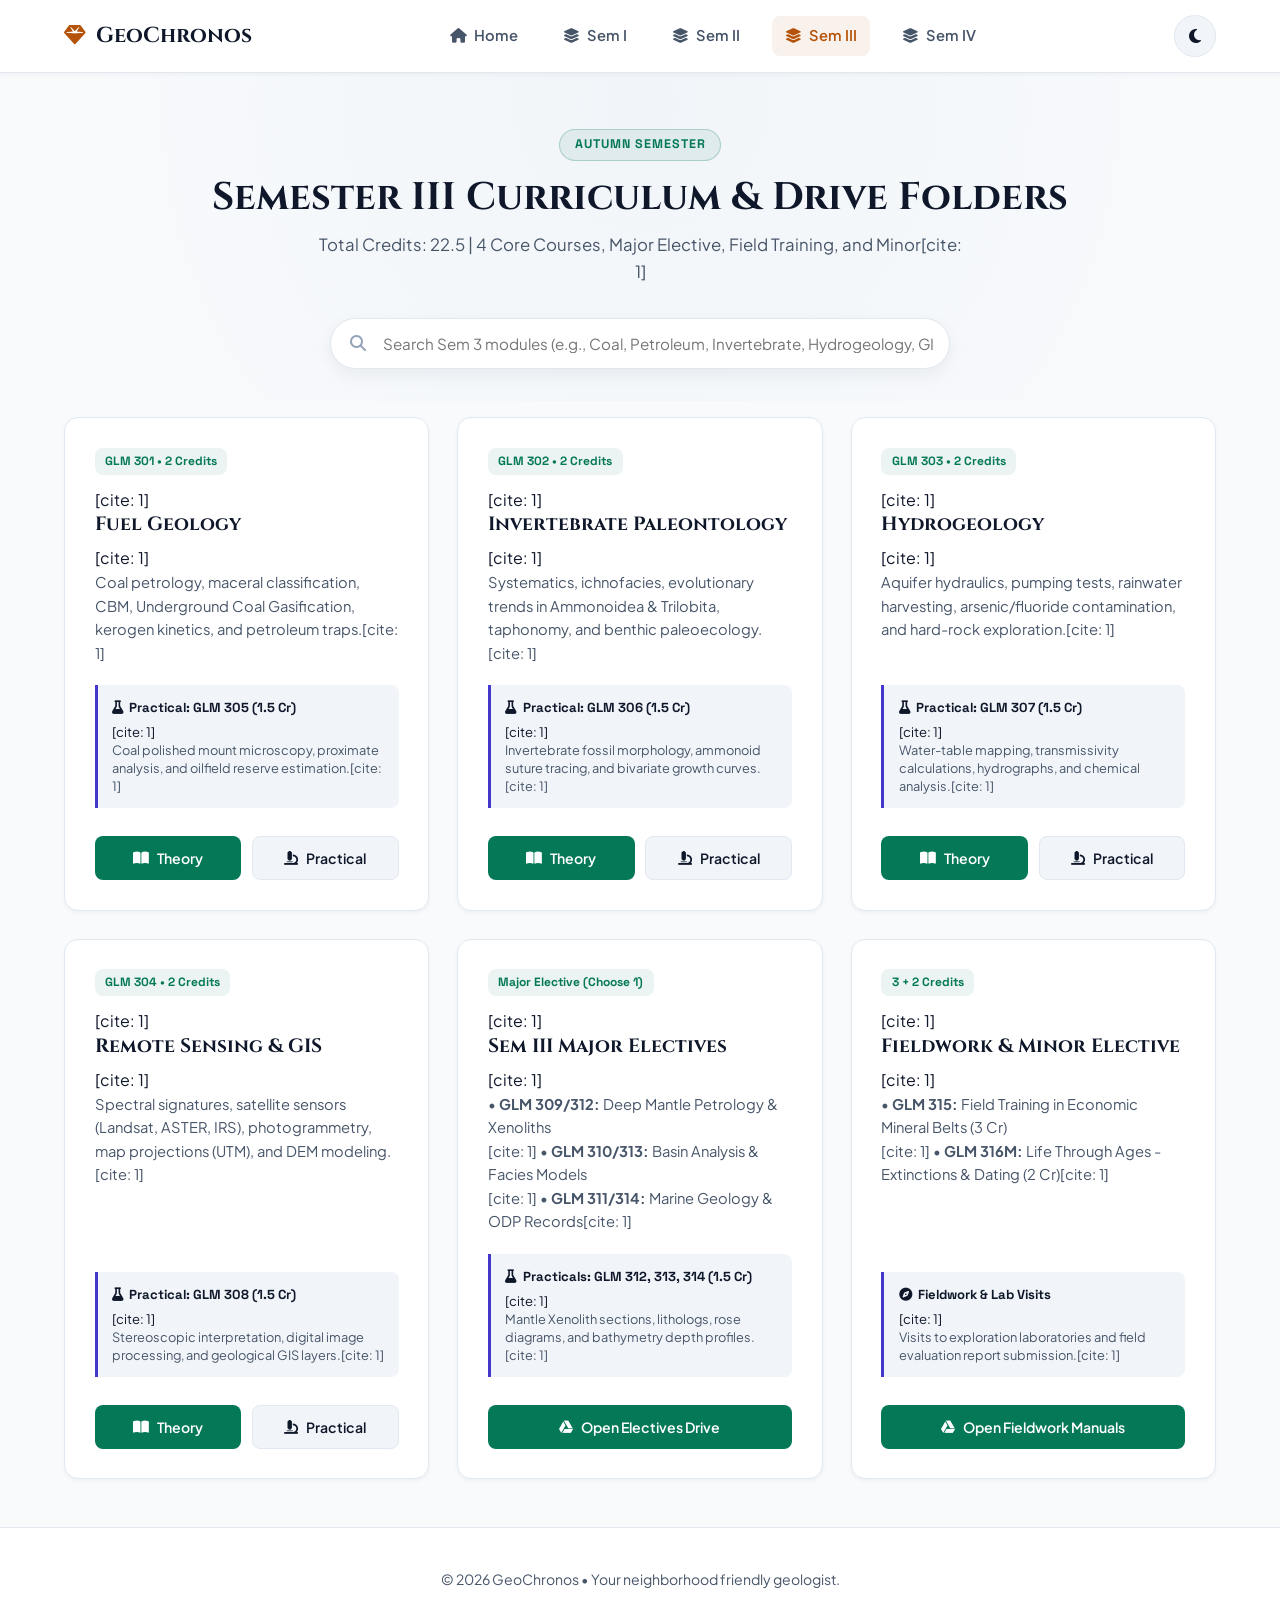
<file: msc-sem3.html>
<!DOCTYPE html>
<html lang="en" data-theme="light">
<head>
  <meta charset="UTF-8" />
  <meta name="viewport" content="width=device-width, initial-scale=1.0, maximum-scale=1.0, user-scalable=no" />
  <title>Semester III | GeoChronos</title>
  
  <link rel="preconnect" href="https://fonts.googleapis.com">
  <link rel="preconnect" href="https://fonts.gstatic.com" crossorigin>
  <link href="https://fonts.googleapis.com/css2?family=Cinzel:wght@600;700;800&family=Plus+Jakarta+Sans:wght@400;500;600;700&family=Space+Grotesk:wght@500;700&display=swap" rel="stylesheet">
  <link rel="stylesheet" href="https://cdnjs.cloudflare.com/ajax/libs/font-awesome/6.4.0/css/all.min.css" />
  <link rel="stylesheet" href="assets/css/style.css" />
</head>
<body>

  <header class="header" id="header">
    <nav class="nav container">
      <a href="index.html" class="nav__logo"><i class="fa-solid fa-gem"></i> <span>GeoChronos</span></a>
      <div class="nav__menu" id="nav-menu">
        <ul class="nav__list">
          <li class="nav__item"><a href="index.html" class="nav__link"><i class="fa-solid fa-house"></i> Home</a></li>
          <li class="nav__item"><a href="msc-sem1.html" class="nav__link"><i class="fa-solid fa-layer-group"></i> Sem I</a></li>
          <li class="nav__item"><a href="msc-sem2.html" class="nav__link"><i class="fa-solid fa-layer-group"></i> Sem II</a></li>
          <li class="nav__item"><a href="msc-sem3.html" class="nav__link active-link"><i class="fa-solid fa-layer-group"></i> Sem III</a></li>
          <li class="nav__item"><a href="msc-sem4.html" class="nav__link"><i class="fa-solid fa-layer-group"></i> Sem IV</a></li>
        </ul>
      </div>
      <div class="nav__actions">
        <button class="theme-toggle" id="theme-toggle" aria-label="Toggle Theme"><i class="fa-solid fa-moon theme-icon" id="theme-icon"></i></button>
      </div>
    </nav>
  </header>

  <main class="main">
    <section class="page-banner section" style="padding-bottom: 2rem;">
      <div class="container">
        <span class="section__badge section__badge--emerald">Autumn Semester</span>
        <h1 class="section__title">Semester III Curriculum & Drive Folders</h1>
        <p class="section__subtitle">Total Credits: 22.5 | 4 Core Courses, Major Elective, Field Training, and Minor[cite: 1]</p>

        <div class="search-wrapper" style="margin-top: 2rem;">
          <i class="fa-solid fa-magnifying-glass search-icon"></i>
          <input type="text" id="course-search" placeholder="Search Sem 3 modules (e.g., Coal, Petroleum, Invertebrate, Hydrogeology, GIS)..." />
        </div>
      </div>
    </section>

    <section class="section" style="padding-top: 1rem;">
      <div class="container">
        <div class="disciplines__grid">

          <!-- GLM 301 -->
          <div class="discipline-card course-item" data-title="GLM 301 GLM 305 Fuel Geology Coal Petroleum Macerals CBM">
            <span class="sem-tag">GLM 301 • 2 Credits</span>[cite: 1]
            <h3 class="card-title-head">Fuel Geology</h3>[cite: 1]
            <div class="card-body-content">
              <p>Coal petrology, maceral classification, CBM, Underground Coal Gasification, kerogen kinetics, and petroleum traps.[cite: 1]</p>
              <div class="practical-box">
                <strong><i class="fa-solid fa-flask"></i> Practical: GLM 305 (1.5 Cr)</strong>[cite: 1]
                <p>Coal polished mount microscopy, proximate analysis, and oilfield reserve estimation.[cite: 1]</p>
              </div>
            </div>
            <div class="card-actions-row">
              <button class="btn btn--emerald open-modal-btn"
                data-title="GLM 301: Fuel Geology (Theory)"
                data-drive-embed="https://drive.google.com/embeddedfolderview?id=YOUR_SEM3_GLM301_THEORY_ID#grid"
                data-drive-direct="https://drive.google.com/drive/folders/YOUR_SEM3_GLM301_THEORY_ID?usp=sharing">
                <i class="fa-solid fa-book-open"></i> Theory
              </button>
              <button class="btn btn--practical open-modal-btn"
                data-title="GLM 305: Fuel Geology (Practical)"
                data-drive-embed="https://drive.google.com/embeddedfolderview?id=YOUR_SEM3_GLM305_PRAC_ID#grid"
                data-drive-direct="https://drive.google.com/drive/folders/YOUR_SEM3_GLM305_PRAC_ID?usp=sharing">
                <i class="fa-solid fa-microscope"></i> Practical
              </button>
            </div>
          </div>

          <!-- GLM 302 -->
          <div class="discipline-card course-item" data-title="GLM 302 GLM 306 General Invertebrate Paleontology Ammonoidea Trilobita">
            <span class="sem-tag">GLM 302 • 2 Credits</span>[cite: 1]
            <h3 class="card-title-head">Invertebrate Paleontology</h3>[cite: 1]
            <div class="card-body-content">
              <p>Systematics, ichnofacies, evolutionary trends in Ammonoidea & Trilobita, taphonomy, and benthic paleoecology.[cite: 1]</p>
              <div class="practical-box">
                <strong><i class="fa-solid fa-flask"></i> Practical: GLM 306 (1.5 Cr)</strong>[cite: 1]
                <p>Invertebrate fossil morphology, ammonoid suture tracing, and bivariate growth curves.[cite: 1]</p>
              </div>
            </div>
            <div class="card-actions-row">
              <button class="btn btn--emerald open-modal-btn"
                data-title="GLM 302: Paleontology (Theory)"
                data-drive-embed="https://drive.google.com/embeddedfolderview?id=YOUR_SEM3_GLM302_THEORY_ID#grid"
                data-drive-direct="https://drive.google.com/drive/folders/YOUR_SEM3_GLM302_THEORY_ID?usp=sharing">
                <i class="fa-solid fa-book-open"></i> Theory
              </button>
              <button class="btn btn--practical open-modal-btn"
                data-title="GLM 306: Paleontology (Practical)"
                data-drive-embed="https://drive.google.com/embeddedfolderview?id=YOUR_SEM3_GLM306_PRAC_ID#grid"
                data-drive-direct="https://drive.google.com/drive/folders/YOUR_SEM3_GLM306_PRAC_ID?usp=sharing">
                <i class="fa-solid fa-microscope"></i> Practical
              </button>
            </div>
          </div>

          <!-- GLM 303 -->
          <div class="discipline-card course-item" data-title="GLM 303 GLM 307 Hydrogeology Aquifers Pumping Test Hard Rock">
            <span class="sem-tag">GLM 303 • 2 Credits</span>[cite: 1]
            <h3 class="card-title-head">Hydrogeology</h3>[cite: 1]
            <div class="card-body-content">
              <p>Aquifer hydraulics, pumping tests, rainwater harvesting, arsenic/fluoride contamination, and hard-rock exploration.[cite: 1]</p>
              <div class="practical-box">
                <strong><i class="fa-solid fa-flask"></i> Practical: GLM 307 (1.5 Cr)</strong>[cite: 1]
                <p>Water-table mapping, transmissivity calculations, hydrographs, and chemical analysis.[cite: 1]</p>
              </div>
            </div>
            <div class="card-actions-row">
              <button class="btn btn--emerald open-modal-btn"
                data-title="GLM 303: Hydrogeology (Theory)"
                data-drive-embed="https://drive.google.com/embeddedfolderview?id=YOUR_SEM3_GLM303_THEORY_ID#grid"
                data-drive-direct="https://drive.google.com/drive/folders/YOUR_SEM3_GLM303_THEORY_ID?usp=sharing">
                <i class="fa-solid fa-book-open"></i> Theory
              </button>
              <button class="btn btn--practical open-modal-btn"
                data-title="GLM 307: Hydrogeology (Practical)"
                data-drive-embed="https://drive.google.com/embeddedfolderview?id=YOUR_SEM3_GLM307_PRAC_ID#grid"
                data-drive-direct="https://drive.google.com/drive/folders/YOUR_SEM3_GLM307_PRAC_ID?usp=sharing">
                <i class="fa-solid fa-microscope"></i> Practical
              </button>
            </div>
          </div>

          <!-- GLM 304 -->
          <div class="discipline-card course-item" data-title="GLM 304 GLM 308 Remote Sensing GIS Satellite UTM DEM">
            <span class="sem-tag">GLM 304 • 2 Credits</span>[cite: 1]
            <h3 class="card-title-head">Remote Sensing & GIS</h3>[cite: 1]
            <div class="card-body-content">
              <p>Spectral signatures, satellite sensors (Landsat, ASTER, IRS), photogrammetry, map projections (UTM), and DEM modeling.[cite: 1]</p>
              <div class="practical-box">
                <strong><i class="fa-solid fa-flask"></i> Practical: GLM 308 (1.5 Cr)</strong>[cite: 1]
                <p>Stereoscopic interpretation, digital image processing, and geological GIS layers.[cite: 1]</p>
              </div>
            </div>
            <div class="card-actions-row">
              <button class="btn btn--emerald open-modal-btn"
                data-title="GLM 304: RS & GIS (Theory)"
                data-drive-embed="https://drive.google.com/embeddedfolderview?id=YOUR_SEM3_GLM304_THEORY_ID#grid"
                data-drive-direct="https://drive.google.com/drive/folders/YOUR_SEM3_GLM304_THEORY_ID?usp=sharing">
                <i class="fa-solid fa-book-open"></i> Theory
              </button>
              <button class="btn btn--practical open-modal-btn"
                data-title="GLM 308: RS & GIS (Practical)"
                data-drive-embed="https://drive.google.com/embeddedfolderview?id=YOUR_SEM3_GLM308_PRAC_ID#grid"
                data-drive-direct="https://drive.google.com/drive/folders/YOUR_SEM3_GLM308_PRAC_ID?usp=sharing">
                <i class="fa-solid fa-microscope"></i> Practical
              </button>
            </div>
          </div>

          <!-- Major Electives -->
          <div class="discipline-card course-item" data-title="GLM 309 GLM 310 GLM 311 Major Electives Mantle Basin Marine">
            <span class="sem-tag">Major Elective (Choose 1)</span>[cite: 1]
            <h3 class="card-title-head">Sem III Major Electives</h3>[cite: 1]
            <div class="card-body-content">
              <p>
                • <strong>GLM 309/312:</strong> Deep Mantle Petrology & Xenoliths<br>[cite: 1]
                • <strong>GLM 310/313:</strong> Basin Analysis & Facies Models<br>[cite: 1]
                • <strong>GLM 311/314:</strong> Marine Geology & ODP Records[cite: 1]
              </p>
              <div class="practical-box">
                <strong><i class="fa-solid fa-flask"></i> Practicals: GLM 312, 313, 314 (1.5 Cr)</strong>[cite: 1]
                <p>Mantle Xenolith sections, lithologs, rose diagrams, and bathymetry depth profiles.[cite: 1]</p>
              </div>
            </div>
            <div class="card-actions-single">
              <button class="btn btn--emerald btn--full open-modal-btn"
                data-title="Sem III Major Electives Hub"
                data-drive-embed="https://drive.google.com/embeddedfolderview?id=YOUR_SEM3_ELECTIVES_ID#grid"
                data-drive-direct="https://drive.google.com/drive/folders/YOUR_SEM3_ELECTIVES_ID?usp=sharing">
                <i class="fa-brands fa-google-drive"></i> Open Electives Drive
              </button>
            </div>
          </div>

          <!-- Field Training & Minor -->
          <div class="discipline-card course-item" data-title="GLM 315 GLM 316M Field Training Life Through Ages">
            <span class="sem-tag">3 + 2 Credits</span>[cite: 1]
            <h3 class="card-title-head">Fieldwork & Minor Elective</h3>[cite: 1]
            <div class="card-body-content">
              <p>
                • <strong>GLM 315:</strong> Field Training in Economic Mineral Belts (3 Cr)<br>[cite: 1]
                • <strong>GLM 316M:</strong> Life Through Ages - Extinctions & Dating (2 Cr)[cite: 1]
              </p>
              <div class="practical-box">
                <strong><i class="fa-solid fa-compass"></i> Fieldwork & Lab Visits</strong>[cite: 1]
                <p>Visits to exploration laboratories and field evaluation report submission.[cite: 1]</p>
              </div>
            </div>
            <div class="card-actions-single">
              <button class="btn btn--emerald btn--full open-modal-btn"
                data-title="Sem III Field Training & Minor Hub"
                data-drive-embed="https://drive.google.com/embeddedfolderview?id=YOUR_SEM3_FIELD_ID#grid"
                data-drive-direct="https://drive.google.com/drive/folders/YOUR_SEM3_FIELD_ID?usp=sharing">
                <i class="fa-brands fa-google-drive"></i> Open Fieldwork Manuals
              </button>
            </div>
          </div>

        </div>
      </div>
    </section>
  </main>

  <div class="drive-modal" id="drive-modal">
    <div class="drive-modal__overlay" id="modal-overlay"></div>
    <div class="drive-modal__box">
      <div class="drive-modal__header">
        <div class="drive-modal__title-group"><i class="fa-brands fa-google-drive modal-icon"></i><h3 id="modal-title">Drive Explorer</h3></div>
        <button class="drive-modal__close" id="modal-close-btn"><i class="fa-solid fa-xmark"></i></button>
      </div>
      <div class="drive-modal__body">
        <div class="drive-modal__loader" id="modal-loader"><i class="fa-solid fa-circle-notch fa-spin"></i><p>Connecting to Google Drive...</p></div>
        <iframe id="drive-frame" src="" title="Drive Preview"></iframe>
      </div>
      <div class="drive-modal__footer">
        <span style="font-size:0.8rem; color:var(--text-dim);">GeoChronos Cloud Server</span>
        <a id="modal-direct-link" href="#" target="_blank" rel="noopener noreferrer" class="btn btn--primary" style="padding: 0.4rem 1rem; font-size: 0.82rem;">
          <i class="fa-solid fa-arrow-up-right-from-square"></i> Open in New Tab
        </a>
      </div>
    </div>
  </div>

  <nav class="mobile-app-nav">
    <a href="index.html" class="app-nav-item"><i class="fa-solid fa-house"></i><span>Home</span></a>
    <a href="msc-sem1.html" class="app-nav-item"><i class="fa-solid fa-1"></i><span>Sem 1</span></a>
    <a href="msc-sem2.html" class="app-nav-item"><i class="fa-solid fa-2"></i><span>Sem 2</span></a>
    <a href="msc-sem3.html" class="app-nav-item active"><i class="fa-solid fa-3"></i><span>Sem 3</span></a>
    <a href="msc-sem4.html" class="app-nav-item"><i class="fa-solid fa-4"></i><span>Sem 4</span></a>
  </nav>

  <footer class="footer"><div class="container"><p>&copy; 2026 GeoChronos • Your neighborhood friendly geologist.</p></div></footer>
  <script src="assets/js/main.js"></script>
</body>
</html>
</file>
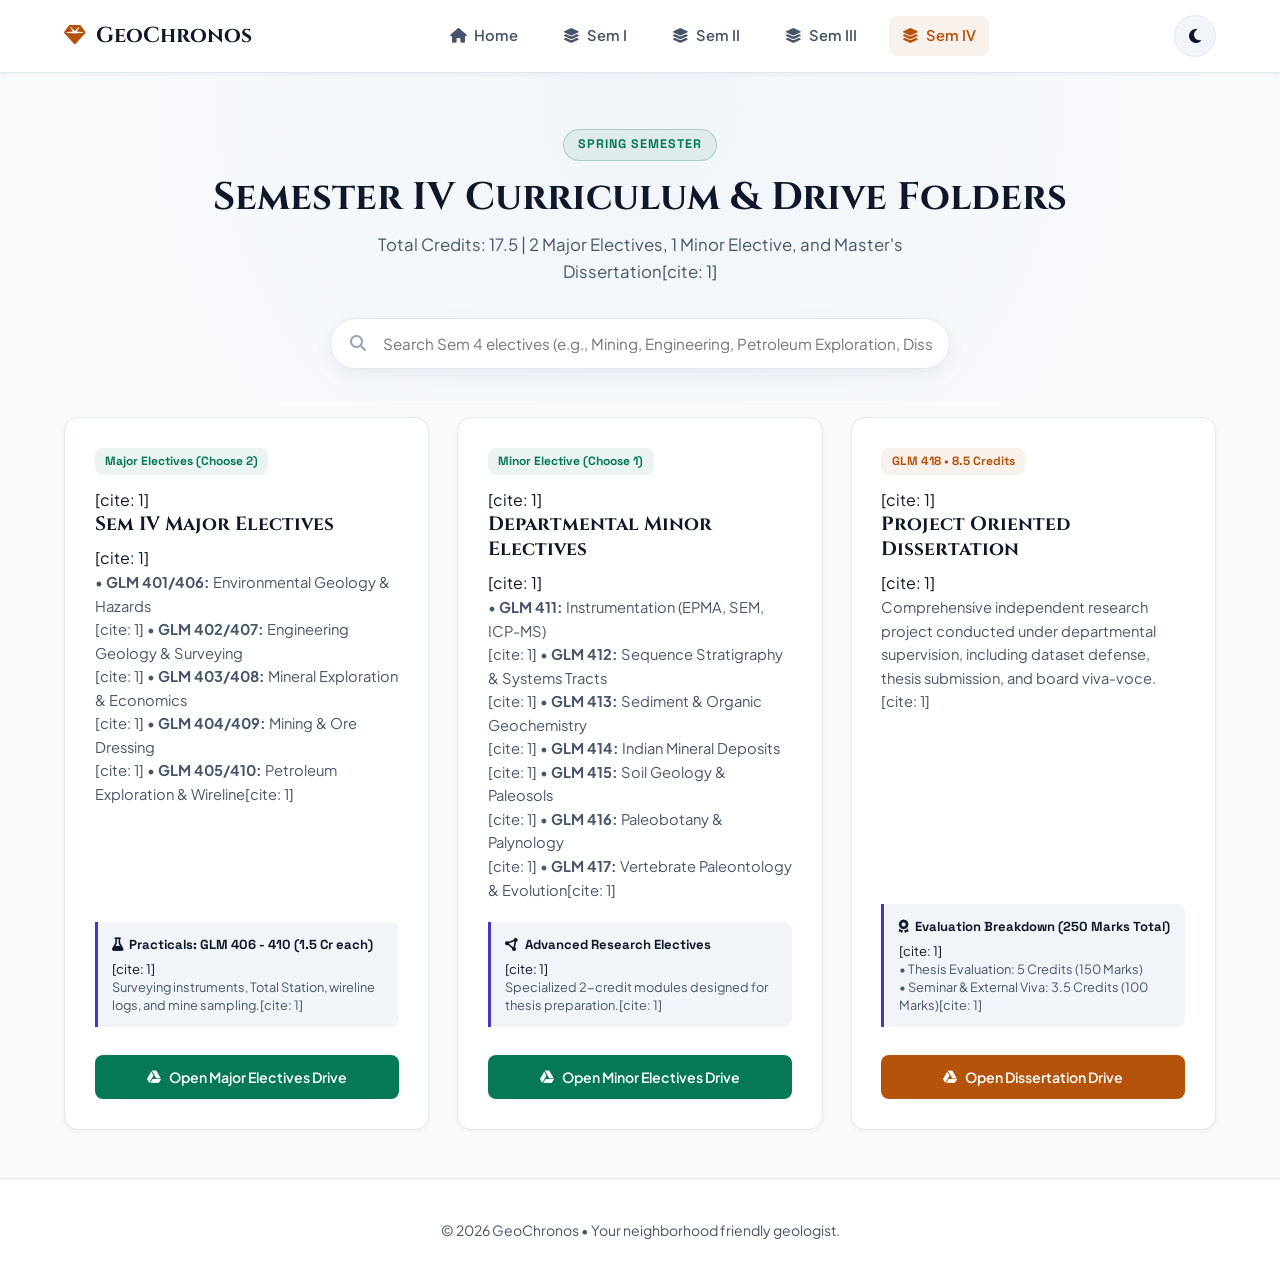
<file: msc-sem4.html>
<!DOCTYPE html>
<html lang="en" data-theme="light">
<head>
  <meta charset="UTF-8" />
  <meta name="viewport" content="width=device-width, initial-scale=1.0, maximum-scale=1.0, user-scalable=no" />
  <title>Semester IV | GeoChronos</title>
  
  <link rel="preconnect" href="https://fonts.googleapis.com">
  <link rel="preconnect" href="https://fonts.gstatic.com" crossorigin>
  <link href="https://fonts.googleapis.com/css2?family=Cinzel:wght@600;700;800&family=Plus+Jakarta+Sans:wght@400;500;600;700&family=Space+Grotesk:wght@500;700&display=swap" rel="stylesheet">
  <link rel="stylesheet" href="https://cdnjs.cloudflare.com/ajax/libs/font-awesome/6.4.0/css/all.min.css" />
  <link rel="stylesheet" href="assets/css/style.css" />
</head>
<body>

  <header class="header" id="header">
    <nav class="nav container">
      <a href="index.html" class="nav__logo"><i class="fa-solid fa-gem"></i> <span>GeoChronos</span></a>
      <div class="nav__menu" id="nav-menu">
        <ul class="nav__list">
          <li class="nav__item"><a href="index.html" class="nav__link"><i class="fa-solid fa-house"></i> Home</a></li>
          <li class="nav__item"><a href="msc-sem1.html" class="nav__link"><i class="fa-solid fa-layer-group"></i> Sem I</a></li>
          <li class="nav__item"><a href="msc-sem2.html" class="nav__link"><i class="fa-solid fa-layer-group"></i> Sem II</a></li>
          <li class="nav__item"><a href="msc-sem3.html" class="nav__link"><i class="fa-solid fa-layer-group"></i> Sem III</a></li>
          <li class="nav__item"><a href="msc-sem4.html" class="nav__link active-link"><i class="fa-solid fa-layer-group"></i> Sem IV</a></li>
        </ul>
      </div>
      <div class="nav__actions">
        <button class="theme-toggle" id="theme-toggle" aria-label="Toggle Theme"><i class="fa-solid fa-moon theme-icon" id="theme-icon"></i></button>
      </div>
    </nav>
  </header>

  <main class="main">
    <section class="page-banner section" style="padding-bottom: 2rem;">
      <div class="container">
        <span class="section__badge section__badge--emerald">Spring Semester</span>
        <h1 class="section__title">Semester IV Curriculum & Drive Folders</h1>
        <p class="section__subtitle">Total Credits: 17.5 | 2 Major Electives, 1 Minor Elective, and Master's Dissertation[cite: 1]</p>

        <div class="search-wrapper" style="margin-top: 2rem;">
          <i class="fa-solid fa-magnifying-glass search-icon"></i>
          <input type="text" id="course-search" placeholder="Search Sem 4 electives (e.g., Mining, Engineering, Petroleum Exploration, Dissertation)..." />
        </div>
      </div>
    </section>

    <section class="section" style="padding-top: 1rem;">
      <div class="container">
        <div class="disciplines__grid">

          <!-- Major Electives Group -->
          <div class="discipline-card course-item" data-title="GLM 401 GLM 402 GLM 403 GLM 404 GLM 405 Major Electives Engineering Mining Petroleum">
            <span class="sem-tag">Major Electives (Choose 2)</span>[cite: 1]
            <h3 class="card-title-head">Sem IV Major Electives</h3>[cite: 1]
            <div class="card-body-content">
              <p>
                • <strong>GLM 401/406:</strong> Environmental Geology & Hazards<br>[cite: 1]
                • <strong>GLM 402/407:</strong> Engineering Geology & Surveying<br>[cite: 1]
                • <strong>GLM 403/408:</strong> Mineral Exploration & Economics<br>[cite: 1]
                • <strong>GLM 404/409:</strong> Mining & Ore Dressing<br>[cite: 1]
                • <strong>GLM 405/410:</strong> Petroleum Exploration & Wireline[cite: 1]
              </p>
              <div class="practical-box">
                <strong><i class="fa-solid fa-flask"></i> Practicals: GLM 406 - 410 (1.5 Cr each)</strong>[cite: 1]
                <p>Surveying instruments, Total Station, wireline logs, and mine sampling.[cite: 1]</p>
              </div>
            </div>
            <div class="card-actions-single">
              <button class="btn btn--emerald btn--full open-modal-btn"
                data-title="Sem IV Major Electives Hub"
                data-drive-embed="https://drive.google.com/embeddedfolderview?id=YOUR_SEM4_MAJOR_ID#grid"
                data-drive-direct="https://drive.google.com/drive/folders/YOUR_SEM4_MAJOR_ID?usp=sharing">
                <i class="fa-brands fa-google-drive"></i> Open Major Electives Drive
              </button>
            </div>
          </div>

          <!-- Minor Electives Group -->
          <div class="discipline-card course-item" data-title="GLM 411 GLM 412 GLM 413 GLM 414 GLM 415 GLM 416 GLM 417 Minor Electives Instrumentation Sequence Stratigraphy">
            <span class="sem-tag">Minor Elective (Choose 1)</span>[cite: 1]
            <h3 class="card-title-head">Departmental Minor Electives</h3>[cite: 1]
            <div class="card-body-content">
              <p>
                • <strong>GLM 411:</strong> Instrumentation (EPMA, SEM, ICP-MS)<br>[cite: 1]
                • <strong>GLM 412:</strong> Sequence Stratigraphy & Systems Tracts<br>[cite: 1]
                • <strong>GLM 413:</strong> Sediment & Organic Geochemistry<br>[cite: 1]
                • <strong>GLM 414:</strong> Indian Mineral Deposits<br>[cite: 1]
                • <strong>GLM 415:</strong> Soil Geology & Paleosols<br>[cite: 1]
                • <strong>GLM 416:</strong> Paleobotany & Palynology<br>[cite: 1]
                • <strong>GLM 417:</strong> Vertebrate Paleontology & Evolution[cite: 1]
              </p>
              <div class="practical-box">
                <strong><i class="fa-solid fa-circle-nodes"></i> Advanced Research Electives</strong>[cite: 1]
                <p>Specialized 2-credit modules designed for thesis preparation.[cite: 1]</p>
              </div>
            </div>
            <div class="card-actions-single">
              <button class="btn btn--emerald btn--full open-modal-btn"
                data-title="Sem IV Minor Electives Hub"
                data-drive-embed="https://drive.google.com/embeddedfolderview?id=YOUR_SEM4_MINOR_ID#grid"
                data-drive-direct="https://drive.google.com/drive/folders/YOUR_SEM4_MINOR_ID?usp=sharing">
                <i class="fa-brands fa-google-drive"></i> Open Minor Electives Drive
              </button>
            </div>
          </div>

          <!-- GLM 418 Dissertation -->
          <div class="discipline-card course-item" data-title="GLM 418 Project Oriented Dissertation Thesis Master">
            <span class="sem-tag" style="background: var(--accent-gold-bg); color: var(--accent-gold);">GLM 418 • 8.5 Credits</span>[cite: 1]
            <h3 class="card-title-head">Project Oriented Dissertation</h3>[cite: 1]
            <div class="card-body-content">
              <p>Comprehensive independent research project conducted under departmental supervision, including dataset defense, thesis submission, and board viva-voce.[cite: 1]</p>
              <div class="practical-box">
                <strong><i class="fa-solid fa-award"></i> Evaluation Breakdown (250 Marks Total)</strong>[cite: 1]
                <p>• Thesis Evaluation: 5 Credits (150 Marks)<br>• Seminar & External Viva: 3.5 Credits (100 Marks)[cite: 1]</p>
              </div>
            </div>
            <div class="card-actions-single">
              <button class="btn btn--primary btn--full open-modal-btn"
                data-title="GLM 418: Master's Dissertation Repository"
                data-drive-embed="https://drive.google.com/embeddedfolderview?id=YOUR_SEM4_DISSERTATION_ID#grid"
                data-drive-direct="https://drive.google.com/drive/folders/YOUR_SEM4_DISSERTATION_ID?usp=sharing">
                <i class="fa-brands fa-google-drive"></i> Open Dissertation Drive
              </button>
            </div>
          </div>

        </div>
      </div>
    </section>
  </main>

  <div class="drive-modal" id="drive-modal">
    <div class="drive-modal__overlay" id="modal-overlay"></div>
    <div class="drive-modal__box">
      <div class="drive-modal__header">
        <div class="drive-modal__title-group"><i class="fa-brands fa-google-drive modal-icon"></i><h3 id="modal-title">Drive Explorer</h3></div>
        <button class="drive-modal__close" id="modal-close-btn"><i class="fa-solid fa-xmark"></i></button>
      </div>
      <div class="drive-modal__body">
        <div class="drive-modal__loader" id="modal-loader"><i class="fa-solid fa-circle-notch fa-spin"></i><p>Connecting to Google Drive...</p></div>
        <iframe id="drive-frame" src="" title="Drive Preview"></iframe>
      </div>
      <div class="drive-modal__footer">
        <span style="font-size:0.8rem; color:var(--text-dim);">GeoChronos Cloud Server</span>
        <a id="modal-direct-link" href="#" target="_blank" rel="noopener noreferrer" class="btn btn--primary" style="padding: 0.4rem 1rem; font-size: 0.82rem;">
          <i class="fa-solid fa-arrow-up-right-from-square"></i> Open in New Tab
        </a>
      </div>
    </div>
  </div>

  <nav class="mobile-app-nav">
    <a href="index.html" class="app-nav-item"><i class="fa-solid fa-house"></i><span>Home</span></a>
    <a href="msc-sem1.html" class="app-nav-item"><i class="fa-solid fa-1"></i><span>Sem 1</span></a>
    <a href="msc-sem2.html" class="app-nav-item"><i class="fa-solid fa-2"></i><span>Sem 2</span></a>
    <a href="msc-sem3.html" class="app-nav-item"><i class="fa-solid fa-3"></i><span>Sem 3</span></a>
    <a href="msc-sem4.html" class="app-nav-item active"><i class="fa-solid fa-4"></i><span>Sem 4</span></a>
  </nav>

  <footer class="footer"><div class="container"><p>&copy; 2026 GeoChronos • Your neighborhood friendly geologist.</p></div></footer>
  <script src="assets/js/main.js"></script>
</body>
</html>
</file>
<file: assets/css/style.css>
/* ==========================================================================
   ACADEMIC DESIGN SYSTEM & THEME ENGINE (LIGHT / DARK MODES)
   ========================================================================== */
@import url('https://fonts.googleapis.com/css2?family=Cinzel:wght@600;700;800&family=Plus+Jakarta+Sans:wght@300;400;500;600;700&family=Space+Grotesk:wght@500;700&display=swap');

:root {
  /* Default Light Mode: Limestone, Warm Alabaster, Terracotta & Slate */
  --bg-primary: #f8fafc;
  --bg-surface: #ffffff;
  --bg-card: #ffffff;
  --bg-subtle: #f1f5f9;
  --bg-highlight: #e2e8f0;

  --text-main: #0f172a;
  --text-muted: #475569;
  --text-dim: #94a3b8;

  --accent-gold: #b45309;
  --accent-gold-bg: rgba(180, 83, 9, 0.08);
  --accent-emerald: #047857;
  --accent-emerald-bg: rgba(4, 120, 87, 0.08);
  --accent-indigo: #4338ca;
  --accent-indigo-bg: rgba(67, 56, 202, 0.08);

  --border-color: #e2e8f0;
  --border-focus: #b45309;

  --shadow-sm: 0 2px 4px rgba(15, 23, 42, 0.04);
  --shadow-md: 0 6px 18px rgba(15, 23, 42, 0.06);
  --shadow-lg: 0 16px 32px rgba(15, 23, 42, 0.08);

  --font-serif: 'Cinzel', Georgia, serif;
  --font-sans: 'Plus Jakarta Sans', -apple-system, BlinkMacSystemFont, sans-serif;
  --font-mono: 'Space Grotesk', monospace;

  --radius-sm: 8px;
  --radius-md: 14px;
  --radius-lg: 20px;
  --radius-full: 9999px;

  --transition: all 0.25s cubic-bezier(0.25, 0.8, 0.25, 1);
}

/* Dark Mode Theme Engine */
[data-theme="dark"] {
  --bg-primary: #0b0f14;
  --bg-surface: #121822;
  --bg-card: rgba(18, 24, 34, 0.95);
  --bg-subtle: #182230;
  --bg-highlight: #233144;

  --text-main: #f8fafc;
  --text-muted: #94a3b8;
  --text-dim: #64748b;

  --accent-gold: #f59e0b;
  --accent-gold-bg: rgba(245, 158, 11, 0.12);
  --accent-emerald: #10b981;
  --accent-emerald-bg: rgba(16, 185, 129, 0.12);
  --accent-indigo: #818cf8;
  --accent-indigo-bg: rgba(129, 140, 248, 0.12);

  --border-color: rgba(255, 255, 255, 0.09);
  --border-focus: #f59e0b;

  --shadow-sm: 0 2px 6px rgba(0, 0, 0, 0.3);
  --shadow-md: 0 8px 24px rgba(0, 0, 0, 0.4);
  --shadow-lg: 0 20px 40px rgba(0, 0, 0, 0.5);
}

/* Base Resets */
*, *::before, *::after {
  margin: 0;
  padding: 0;
  box-sizing: border-box;
}

html {
  scroll-behavior: smooth;
  background-color: var(--bg-primary);
  color: var(--text-main);
  font-family: var(--font-sans);
  -webkit-font-smoothing: antialiased;
}

body {
  background-color: var(--bg-primary);
  color: var(--text-main);
  line-height: 1.6;
  overflow-x: hidden;
  transition: background-color 0.3s ease, color 0.3s ease;
}

a {
  text-decoration: none;
  color: inherit;
}

ul {
  list-style: none;
}

.container {
  max-width: 1200px;
  margin-inline: auto;
  padding-inline: 1.5rem;
}

.section {
  padding-block: 5.5rem 3rem;
}

.section__header {
  text-align: center;
  margin-bottom: 3.5rem;
}

.section__badge {
  display: inline-block;
  font-family: var(--font-mono);
  font-size: 0.78rem;
  font-weight: 700;
  text-transform: uppercase;
  letter-spacing: 1px;
  padding: 0.3rem 0.9rem;
  border-radius: var(--radius-full);
  background: var(--accent-gold-bg);
  color: var(--accent-gold);
  border: 1px solid rgba(180, 83, 9, 0.2);
  margin-bottom: 0.85rem;
}

.section__badge--emerald {
  background: var(--accent-emerald-bg);
  color: var(--accent-emerald);
  border-color: rgba(4, 120, 87, 0.25);
}

.section__title {
  font-family: var(--font-serif);
  font-size: 2.4rem;
  color: var(--text-main);
  margin-bottom: 0.6rem;
  line-height: 1.25;
}

.section__subtitle {
  color: var(--text-muted);
  font-size: 1.05rem;
  max-width: 650px;
  margin-inline: auto;
}

/* ==========================================================================
   HEADER & NAVIGATION
   ========================================================================== */
.header {
  position: sticky;
  top: 0;
  left: 0;
  width: 100%;
  z-index: 100;
  background-color: var(--bg-surface);
  border-bottom: 1px solid var(--border-color);
  box-shadow: var(--shadow-sm);
  transition: var(--transition);
}

.nav {
  height: 4.5rem;
  display: flex;
  justify-content: space-between;
  align-items: center;
}

.nav__logo {
  font-family: var(--font-serif);
  font-size: 1.35rem;
  font-weight: 700;
  color: var(--text-main);
  display: flex;
  align-items: center;
  gap: 0.6rem;
}

.nav__logo i {
  color: var(--accent-gold);
}

.nav__list {
  display: flex;
  gap: 1.2rem;
}

.nav__link {
  font-size: 0.92rem;
  font-weight: 600;
  color: var(--text-muted);
  padding: 0.5rem 0.8rem;
  border-radius: var(--radius-sm);
  display: flex;
  align-items: center;
  gap: 0.45rem;
  transition: var(--transition);
}

.nav__link:hover,
.nav__link.active-link {
  color: var(--accent-gold);
  background-color: var(--accent-gold-bg);
}

.nav__actions {
  display: flex;
  align-items: center;
  gap: 0.75rem;
}

.theme-toggle {
  width: 2.6rem;
  height: 2.6rem;
  border-radius: 50%;
  border: 1px solid var(--border-color);
  background: var(--bg-subtle);
  color: var(--text-main);
  display: flex;
  align-items: center;
  justify-content: center;
  font-size: 1rem;
  cursor: pointer;
  transition: var(--transition);
}

.theme-toggle:hover {
  border-color: var(--accent-gold);
  color: var(--accent-gold);
}

.nav__toggle {
  display: none;
  font-size: 1.35rem;
  color: var(--text-main);
  cursor: pointer;
}

/* ==========================================================================
   BUTTONS
   ========================================================================== */
.btn {
  display: inline-flex;
  align-items: center;
  justify-content: center;
  gap: 0.5rem;
  font-family: var(--font-sans);
  font-weight: 600;
  font-size: 0.88rem;
  padding: 0.75rem 1.25rem;
  border-radius: var(--radius-sm);
  border: 1px solid transparent;
  cursor: pointer;
  transition: var(--transition);
  text-align: center;
  white-space: nowrap;
}

.btn--primary {
  background-color: var(--accent-gold);
  color: #ffffff;
}

.btn--primary:hover {
  filter: brightness(1.1);
  transform: translateY(-2px);
  box-shadow: var(--shadow-md);
}

.btn--secondary {
  background-color: var(--bg-subtle);
  color: var(--text-main);
  border: 1px solid var(--border-color);
}

.btn--secondary:hover {
  background-color: var(--bg-highlight);
  transform: translateY(-2px);
}

.btn--emerald {
  background-color: var(--accent-emerald);
  color: #ffffff;
}

.btn--emerald:hover {
  filter: brightness(1.1);
  transform: translateY(-2px);
  box-shadow: var(--shadow-md);
}

.btn--practical {
  background-color: var(--bg-subtle);
  color: var(--text-main);
  border: 1px solid var(--border-color);
}

.btn--practical:hover {
  background-color: var(--accent-indigo);
  color: #ffffff;
  border-color: var(--accent-indigo);
  transform: translateY(-2px);
  box-shadow: var(--shadow-md);
}

.btn--white {
  background-color: #ffffff;
  color: #0f172a;
}

.btn--white:hover {
  background-color: #f1f5f9;
  transform: translateY(-2px);
}

.btn--outline {
  background: transparent;
  border-color: var(--border-color);
  color: var(--text-muted);
}

.btn--full {
  width: 100%;
}

/* ==========================================================================
   HERO SECTION
   ========================================================================== */
.hero {
  padding-block: 4.5rem 3rem;
  background: radial-gradient(circle at 50% 10%, var(--bg-subtle) 0%, var(--bg-primary) 80%);
}

.hero__content {
  text-align: center;
  max-width: 850px;
  margin-inline: auto;
}

.badge-pill {
  display: inline-flex;
  align-items: center;
  gap: 0.5rem;
  font-size: 0.85rem;
  font-weight: 600;
  color: var(--text-muted);
  background: var(--bg-surface);
  border: 1px solid var(--border-color);
  padding: 0.35rem 1rem;
  border-radius: var(--radius-full);
  margin-bottom: 1.5rem;
  box-shadow: var(--shadow-sm);
}

.hero__title {
  font-family: var(--font-serif);
  font-size: clamp(2.2rem, 4.5vw, 3.6rem);
  color: var(--text-main);
  line-height: 1.18;
  margin-bottom: 1.25rem;
}

.text-accent {
  color: var(--accent-gold);
}

.hero__description {
  font-size: 1.12rem;
  color: var(--text-muted);
  line-height: 1.7;
  margin-bottom: 2.25rem;
}

.hero__buttons {
  display: flex;
  justify-content: center;
  gap: 1rem;
  margin-bottom: 2.5rem;
  flex-wrap: wrap;
}

/* Search Bar */
.search-wrapper {
  position: relative;
  max-width: 620px;
  margin-inline: auto;
}

.search-icon {
  position: absolute;
  left: 1.25rem;
  top: 50%;
  transform: translateY(-50%);
  color: var(--text-dim);
}

.search-wrapper input {
  width: 100%;
  padding: 0.95rem 1rem 0.95rem 3.25rem;
  border-radius: var(--radius-full);
  border: 1px solid var(--border-color);
  background: var(--bg-surface);
  color: var(--text-main);
  font-size: 0.95rem;
  font-family: var(--font-sans);
  outline: none;
  box-shadow: var(--shadow-md);
  transition: var(--transition);
}

.search-wrapper input:focus {
  border-color: var(--border-focus);
  box-shadow: 0 0 0 4px var(--accent-gold-bg);
}

/* Stats Row */
.stats-card {
  display: flex;
  justify-content: space-around;
  align-items: center;
  background: var(--bg-surface);
  border: 1px solid var(--border-color);
  border-radius: var(--radius-lg);
  padding: 1.75rem 2rem;
  margin-top: 3.5rem;
  box-shadow: var(--shadow-sm);
}

.stat-item {
  text-align: center;
}

.stat-number {
  font-family: var(--font-serif);
  font-size: 1.85rem;
  font-weight: 700;
  color: var(--accent-gold);
  display: block;
}

.stat-label {
  font-size: 0.85rem;
  font-weight: 500;
  color: var(--text-muted);
}

.stat-divider {
  width: 1px;
  height: 35px;
  background-color: var(--border-color);
}

/* ==========================================================================
   ALIGNMENT-LOCKED CARD GRIDS
   ========================================================================== */
.disciplines__grid, .sem-cards__grid {
  display: grid;
  grid-template-columns: repeat(auto-fit, minmax(330px, 1fr));
  gap: 1.75rem;
  align-items: stretch;
}

.discipline-card, .sem-card {
  background: var(--bg-card);
  border: 1px solid var(--border-color);
  border-radius: var(--radius-md);
  padding: 1.85rem;
  display: flex;
  flex-direction: column;
  height: 100%;
  box-shadow: var(--shadow-sm);
  transition: var(--transition);
}

.discipline-card:hover, .sem-card:hover {
  transform: translateY(-4px);
  box-shadow: var(--shadow-md);
  border-color: var(--accent-emerald);
}

.discipline-card__icon {
  width: 3rem;
  height: 3rem;
  border-radius: var(--radius-sm);
  background: var(--accent-gold-bg);
  color: var(--accent-gold);
  display: flex;
  align-items: center;
  justify-content: center;
  font-size: 1.35rem;
  margin-bottom: 1.25rem;
}

.card-title-head {
  font-family: var(--font-serif);
  font-size: 1.2rem;
  color: var(--text-main);
  margin-bottom: 0.5rem;
  line-height: 1.3;
}

.card-body-content {
  flex: 1 0 auto;
  display: flex;
  flex-direction: column;
}

.card-body-content p {
  font-size: 0.92rem;
  color: var(--text-muted);
  line-height: 1.6;
  margin-bottom: 1.25rem;
  flex-grow: 1;
}

/* Button Action Rows strictly pinned to the bottom */
.card-actions-row {
  margin-top: auto;
  display: grid;
  grid-template-columns: 1fr 1fr;
  gap: 0.65rem;
  width: 100%;
  padding-top: 0.5rem;
}

.card-actions-single {
  margin-top: auto;
  width: 100%;
  padding-top: 0.5rem;
}

.practical-box {
  background: var(--bg-subtle);
  border-left: 3px solid var(--accent-indigo);
  padding: 0.75rem 0.9rem;
  border-radius: 0 var(--radius-sm) var(--radius-sm) 0;
  font-size: 0.82rem;
  margin-bottom: 1.25rem;
}

.practical-box strong {
  color: var(--text-main);
  display: flex;
  align-items: center;
  gap: 0.4rem;
  margin-bottom: 0.2rem;
  font-family: var(--font-mono);
}

.practical-box p {
  color: var(--text-muted);
  margin: 0;
  font-size: 0.8rem;
  line-height: 1.4;
}

.sem-tag {
  align-self: flex-start;
  font-family: var(--font-mono);
  font-size: 0.75rem;
  font-weight: 700;
  color: var(--accent-emerald);
  background: var(--accent-emerald-bg);
  padding: 0.25rem 0.65rem;
  border-radius: var(--radius-sm);
  margin-bottom: 0.75rem;
  display: inline-block;
}

.page-banner {
  padding-top: 3.5rem;
  text-align: center;
  background: radial-gradient(circle at 50% 10%, var(--bg-subtle) 0%, var(--bg-primary) 80%);
}

/* Placeholder */
.bsc-placeholder-card {
  background: var(--bg-card);
  border: 2px dashed var(--border-color);
  border-radius: var(--radius-lg);
  padding: 3.5rem 2rem;
  text-align: center;
  max-width: 650px;
  margin-inline: auto;
}

.bsc-placeholder__icon {
  font-size: 3rem;
  color: var(--accent-gold);
  margin-bottom: 1rem;
}

.bsc-placeholder-card h3 {
  font-family: var(--font-serif);
  font-size: 1.35rem;
  color: var(--text-main);
  margin-bottom: 0.5rem;
}

.bsc-placeholder-card p {
  color: var(--text-muted);
  font-size: 0.95rem;
  margin-bottom: 1.5rem;
}

/* Master Repository Banner */
.repo-banner {
  background: linear-gradient(135deg, #047857 0%, #064e3b 100%);
  color: #ffffff;
  border-radius: var(--radius-lg);
  padding: 3.5rem;
  display: grid;
  grid-template-columns: 1.5fr 1fr;
  gap: 2.5rem;
  align-items: center;
  box-shadow: var(--shadow-lg);
}

.repo-banner__info h2 {
  font-family: var(--font-serif);
  font-size: 2rem;
  margin-bottom: 0.85rem;
}

.repo-banner__info p {
  color: #d1fae5;
  font-size: 0.98rem;
  margin-bottom: 1.5rem;
  line-height: 1.6;
}

.repo-features {
  display: flex;
  flex-direction: column;
  gap: 0.6rem;
}

.feature-item {
  display: flex;
  align-items: center;
  gap: 0.6rem;
  font-size: 0.9rem;
  color: #ecfdf5;
}

.repo-banner__cta {
  text-align: center;
  display: flex;
  flex-direction: column;
  align-items: center;
  gap: 0.85rem;
}

.notice-text {
  font-size: 0.8rem;
  color: #a7f3d0;
}

/* Contact Section */
.contact__wrapper {
  display: grid;
  grid-template-columns: 1fr 1.3fr;
  gap: 2.5rem;
}

.contact__details {
  display: flex;
  flex-direction: column;
  gap: 1.5rem;
}

.contact-info-card {
  background: var(--bg-card);
  border: 1px solid var(--border-color);
  border-radius: var(--radius-md);
  padding: 1.5rem;
  display: flex;
  align-items: flex-start;
  gap: 1.25rem;
  box-shadow: var(--shadow-sm);
}

.contact-info-card__icon {
  font-size: 1.35rem;
  color: var(--accent-gold);
  background: var(--accent-gold-bg);
  padding: 0.9rem;
  border-radius: var(--radius-sm);
}

.contact-info-card h4 {
  font-size: 1.05rem;
  color: var(--text-main);
  margin-bottom: 0.3rem;
}

.contact-info-card p {
  font-size: 0.9rem;
  color: var(--text-muted);
  line-height: 1.5;
}

.contact__form {
  background: var(--bg-card);
  border: 1px solid var(--border-color);
  border-radius: var(--radius-lg);
  padding: 2.25rem;
  box-shadow: var(--shadow-sm);
}

.form-row {
  display: grid;
  grid-template-columns: 1fr 1fr;
  gap: 1rem;
}

.form-group {
  margin-bottom: 1.25rem;
}

.form-group label {
  display: block;
  font-size: 0.85rem;
  font-weight: 600;
  margin-bottom: 0.4rem;
  color: var(--text-main);
}

.form-group input,
.form-group select,
.form-group textarea {
  width: 100%;
  padding: 0.75rem 1rem;
  border: 1px solid var(--border-color);
  border-radius: var(--radius-sm);
  background: var(--bg-surface);
  color: var(--text-main);
  font-family: var(--font-sans);
  font-size: 0.92rem;
  outline: none;
  transition: var(--transition);
}

.form-group input:focus,
.form-group select:focus,
.form-group textarea:focus {
  border-color: var(--border-focus);
  box-shadow: 0 0 0 3px var(--accent-gold-bg);
}

/* Modal */
.drive-modal {
  position: fixed;
  inset: 0;
  z-index: 1000;
  display: flex;
  align-items: center;
  justify-content: center;
  padding: 1.5rem;
  opacity: 0;
  visibility: hidden;
  transition: opacity 0.25s ease, visibility 0.25s;
}

.drive-modal.active {
  opacity: 1;
  visibility: visible;
}

.drive-modal__overlay {
  position: absolute;
  inset: 0;
  background: rgba(11, 15, 20, 0.85);
  backdrop-filter: blur(8px);
}

.drive-modal__box {
  position: relative;
  background: var(--bg-surface);
  border: 1px solid var(--border-color);
  width: 100%;
  max-width: 1020px;
  height: 82vh;
  border-radius: var(--radius-md);
  box-shadow: var(--shadow-lg);
  display: flex;
  flex-direction: column;
  overflow: hidden;
  z-index: 10;
}

.drive-modal__header {
  padding: 1rem 1.5rem;
  border-bottom: 1px solid var(--border-color);
  display: flex;
  justify-content: space-between;
  align-items: center;
}

.drive-modal__title-group {
  display: flex;
  align-items: center;
  gap: 0.6rem;
  font-family: var(--font-serif);
  font-size: 1.15rem;
  color: var(--text-main);
}

.modal-icon {
  color: var(--accent-emerald);
}

.drive-modal__close {
  background: transparent;
  border: none;
  color: var(--text-muted);
  font-size: 1.25rem;
  cursor: pointer;
}

.drive-modal__body {
  position: relative;
  flex: 1;
  background: var(--bg-primary);
}

.drive-modal__body iframe {
  width: 100%;
  height: 100%;
  border: none;
}

.drive-modal__loader {
  position: absolute;
  inset: 0;
  display: flex;
  flex-direction: column;
  align-items: center;
  justify-content: center;
  gap: 0.85rem;
  color: var(--text-muted);
  font-family: var(--font-mono);
  font-size: 0.9rem;
}

.drive-modal__loader i {
  font-size: 2rem;
  color: var(--accent-gold);
}

.drive-modal__footer {
  padding: 0.85rem 1.5rem;
  border-top: 1px solid var(--border-color);
  display: flex;
  justify-content: space-between;
  align-items: center;
}

/* Footer & Mobile Bottom App Nav */
.footer {
  background-color: var(--bg-surface);
  border-top: 1px solid var(--border-color);
  padding-block: 2.5rem;
  text-align: center;
  font-size: 0.88rem;
  color: var(--text-muted);
}

.footer__content {
  display: flex;
  flex-direction: column;
  gap: 0.4rem;
}

.footer__brand {
  font-family: var(--font-serif);
  font-weight: 700;
  font-size: 1.1rem;
  color: var(--text-main);
  display: flex;
  align-items: center;
  justify-content: center;
  gap: 0.5rem;
  margin-bottom: 0.5rem;
}

.footer__brand i {
  color: var(--accent-gold);
}

.mobile-app-nav {
  display: none;
  position: fixed;
  bottom: 0;
  left: 0;
  width: 100%;
  background: var(--bg-surface);
  border-top: 1px solid var(--border-color);
  padding-block: 0.5rem;
  z-index: 200;
  box-shadow: 0 -4px 12px rgba(0, 0, 0, 0.08);
}

.app-nav-item {
  flex: 1;
  display: flex;
  flex-direction: column;
  align-items: center;
  justify-content: center;
  gap: 0.25rem;
  color: var(--text-muted);
  font-size: 0.7rem;
  font-weight: 600;
}

.app-nav-item i {
  font-size: 1.15rem;
}

.app-nav-item.active,
.app-nav-item:hover {
  color: var(--accent-gold);
}

/* Responsive Breakpoints */
@media (min-width: 769px) and (max-width: 1024px) {
  .disciplines__grid, .sem-cards__grid {
    grid-template-columns: repeat(2, 1fr);
  }
  .repo-banner, .contact__wrapper {
    grid-template-columns: 1fr;
  }
}

@media (max-width: 768px) {
  body {
    padding-bottom: 4.5rem;
  }
  .nav__menu {
    display: none;
  }
  .mobile-app-nav {
    display: flex;
  }
  .card-actions-row {
    grid-template-columns: 1fr;
  }
  .form-row {
    grid-template-columns: 1fr;
  }
}
</file>
